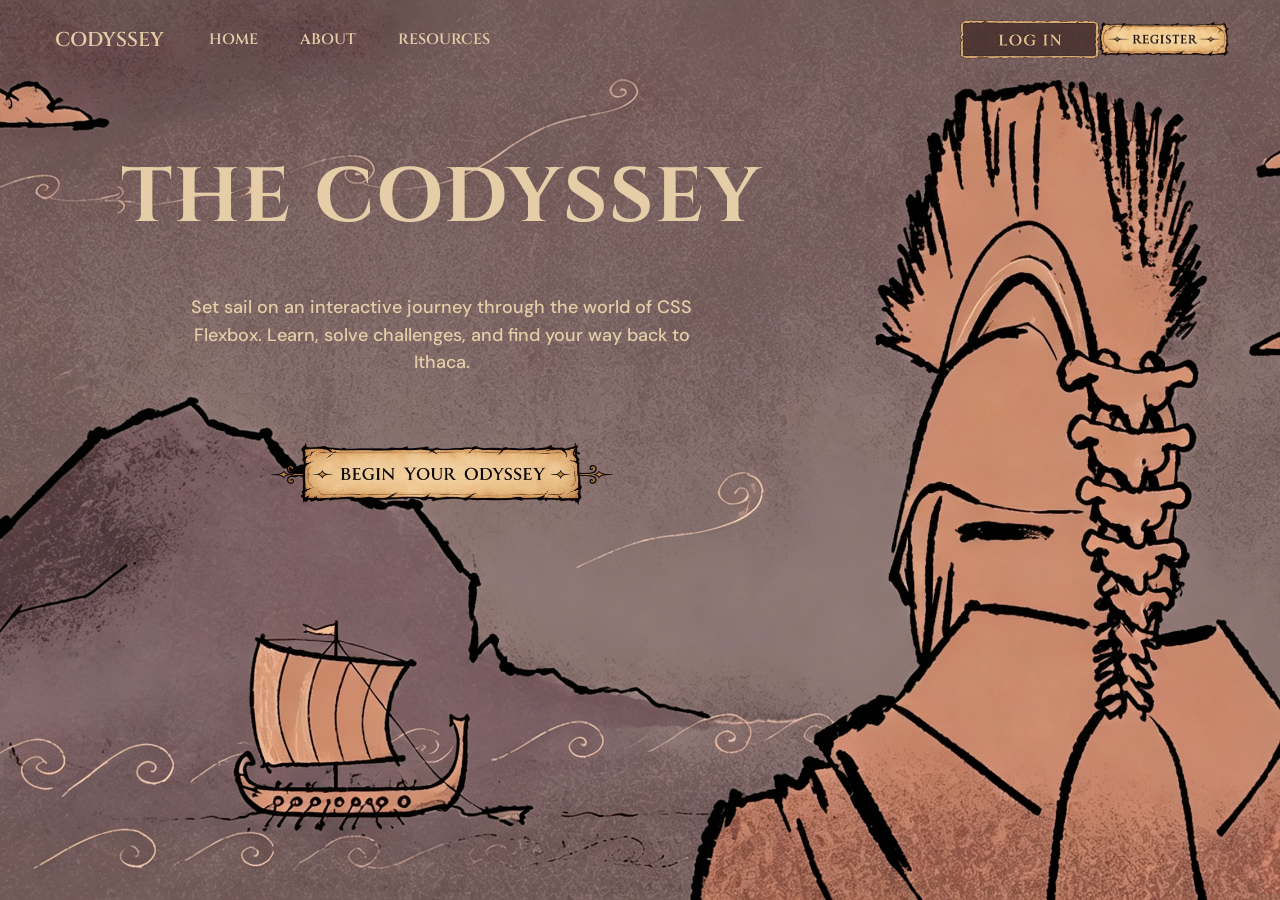
<file: index.html>
<!DOCTYPE html>
<html lang="en">
<head>
    <meta charset="UTF-8">
    <meta name="viewport" content="width=device-width, initial-scale=1.0">

    <title>The Codyssey</title>

    <!-- Google Font -->
    <link rel="preconnect" href="https://fonts.googleapis.com">
    <link rel="preconnect" href="https://fonts.gstatic.com" crossorigin>
    <link href="https://fonts.googleapis.com/css2?family=Cinzel:wght@500;600;700&family=DM+Sans:wght@400;500;600&display=swap" rel="stylesheet">

    <link rel="stylesheet" href="hero.css">
</head>

<body>

    <main class="hero">

        <!-- NAVIGATION -->
        <nav class="navbar">

            <a href="#" class="logo">
                CODYSSEY
            </a>

            <div class="nav-links">
                <a href="index.html">HOME</a>
                <a href="about_us.html">ABOUT</a>
                <a href="resources.html">RESOURCES</a>
            </div>

            <div class="auth-buttons">

                <!-- LOGIN - CSS BUTTON -->
                  <a href="register.html" class="login-btn">
                    <img src="images/login.png" alt="Log in">
                </a>


                <!-- REGISTER - PNG -->
                <a href="register.html" class="register-btn">
                    <img src="images/register.png" alt="Register">
                </a>

            </div>

        </nav>


        <!-- HERO CONTENT -->
        <section class="hero-content">

            <h1>THE CODYSSEY</h1>

            <p>
                Set sail on an interactive journey through the world
                of CSS Flexbox. Learn, solve challenges, and find
                your way back to Ithaca.
            </p>

            <!-- MAIN CTA - PNG -->
            <a href="#" class="begin-btn">
                <img src="images/begin-odyssey.png" alt="Begin Your Odyssey">
            </a>

        </section>

    </main>

</body>
</html>
</file>
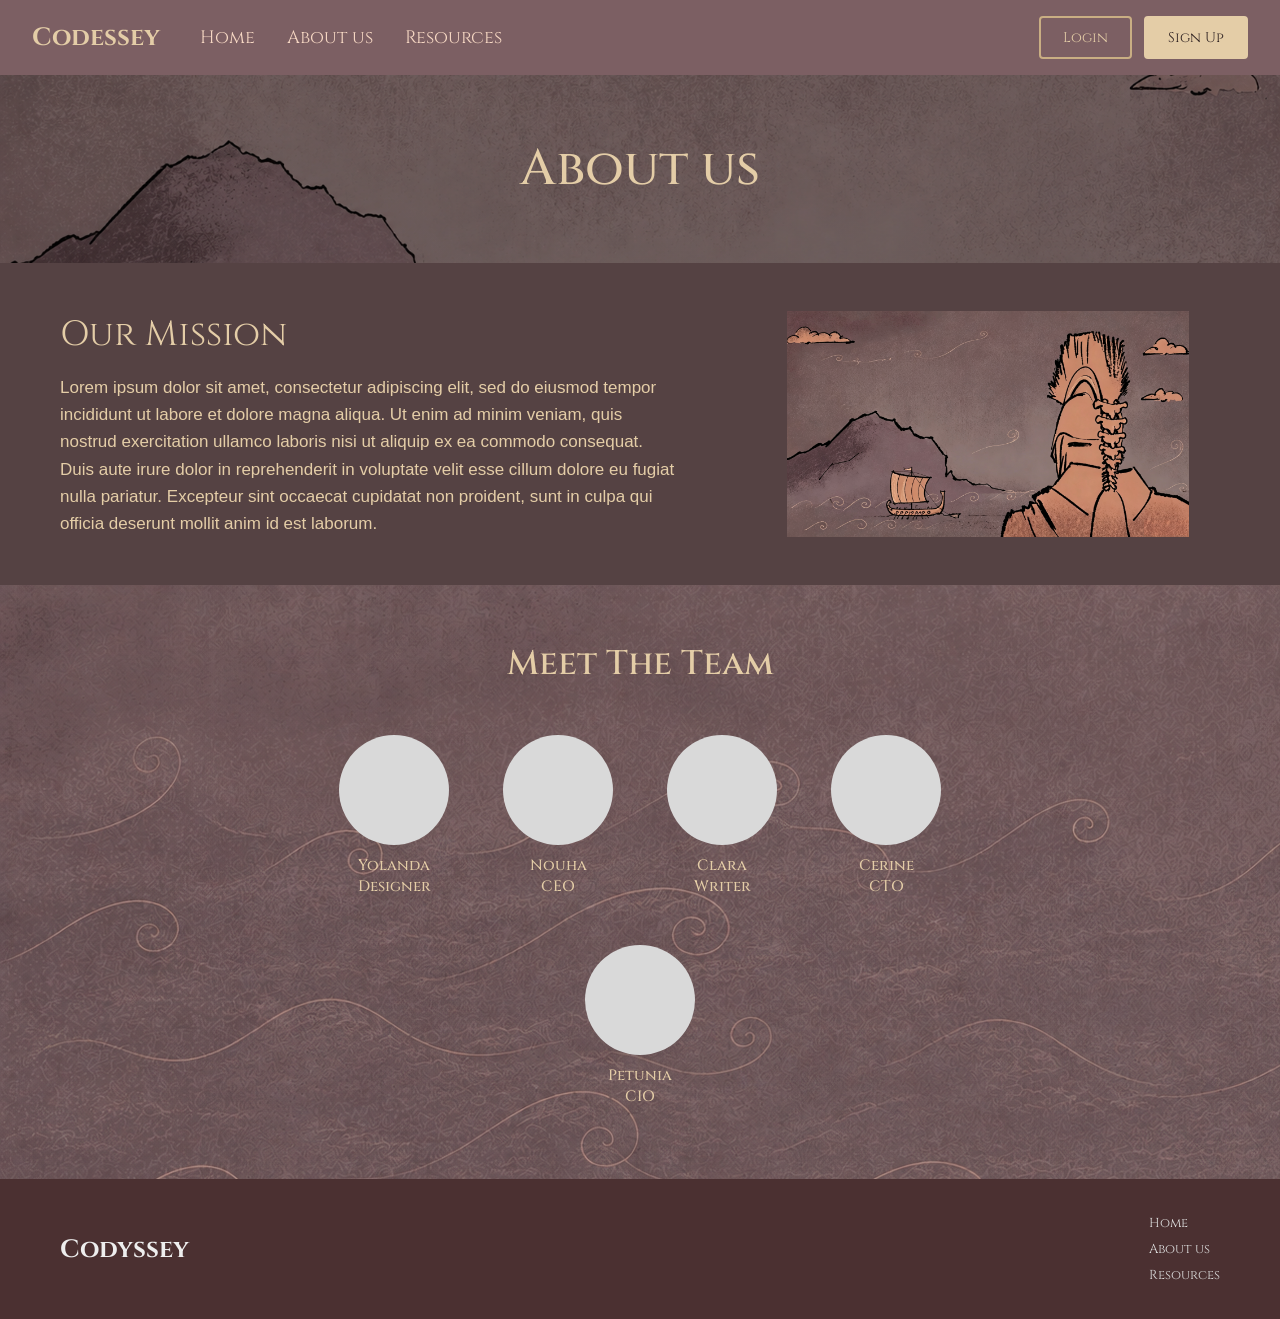
<file: about_us.html>
<!DOCTYPE html>
<html lang="en">

<head>
  <link rel="preconnect" href="https://fonts.googleapis.com">
  <link rel="preconnect" href="https://fonts.gstatic.com" crossorigin>
  <link href="https://fonts.googleapis.com/css2?family=Cinzel:wght@400;500;600;700&display=swap" rel="stylesheet">
  <meta charset="UTF-8">
  <meta name="viewport" content="width=device-width, initial-scale=1.0">
  <title>About Us</title>
  <link rel="stylesheet" href="style_about.css">
</head>

<body>

  <!-- Nav -->
<header class="navbar">
  <div class="nav-group">
    <div class="nav-left">
      <span class="logo-text">Codessey</span>
    </div>
    <nav class="nav-links">
      <a href="index.html">Home</a>
      <a href="#about_us.html">About us</a>
      <a href="resources.html">Resources</a>
    </nav>
  </div>

  <div class="nav-buttons">
    <a href="register.html"> 
    <button class="btn login-btn">Login</button>
      </a>
    <button class="btn sign-btn">Sign Up</button>
  </div>
</header>

  <!-- Hero -->
  <section class="hero">
    <h1>About us</h1>
  </section>

  <!-- Our Mission -->
  <section class="mission">
    <div class="mission-text">
      <h2>Our Mission</h2>
      <p>
        Lorem ipsum dolor sit amet, consectetur adipiscing elit, sed do
        eiusmod tempor incididunt ut labore et dolore magna aliqua. Ut
        enim ad minim veniam, quis nostrud exercitation ullamco laboris nisi
        ut aliquip ex ea commodo consequat. Duis aute irure dolor in
        reprehenderit in voluptate velit esse cillum dolore eu fugiat nulla
        pariatur. Excepteur sint occaecat cupidatat non proident, sunt in
        culpa qui officia deserunt mollit anim id est laborum.
      </p>
    </div>
    <div class="mission-image" aria-hidden="true"></div>
  </section>

  <!-- Meet The Team -->
  <section class="team">
    <h2>Meet The Team</h2>
    <div class="team-grid">
      <a href="yolanda.html" class="member">
        <span class="member-photo"></span>
        <span class="member-info">Yolanda<br>Designer</span>
      </a>
      <a href="Nouha_personal.html" class="member">
        <span class="member-photo"></span>
        <span class="member-info">Nouha<br>CEO</span>
      </a>
      <a href="clara.html" class="member">
        <span class="member-photo"></span>
        <span class="member-info">Clara<br>Writer</span>
      </a>
      <a href="Cerine_personal.html" class="member">
        <span class="member-photo"></span>
        <span class="member-info">Cerine<br>CTO</span>
      </a>
      <a href="lanxi2.html" class="member">
        <span class="member-photo"></span>
        <span class="member-info">Petunia<br>CIO</span>
      </a>
    </div>
  </section>

  <!-- Footer -->
  <footer class="footer">
    <div class="footer-left">
      <span class="logo-text">Codyssey</span>
    </div>
    <div class="footer-links">
      <a href="index.html">Home</a>
      <a href="about_us.html">About us</a>
      <a href="resources.html">Resources</a>
    </div>
  </footer>

</body>

</html>
</file>
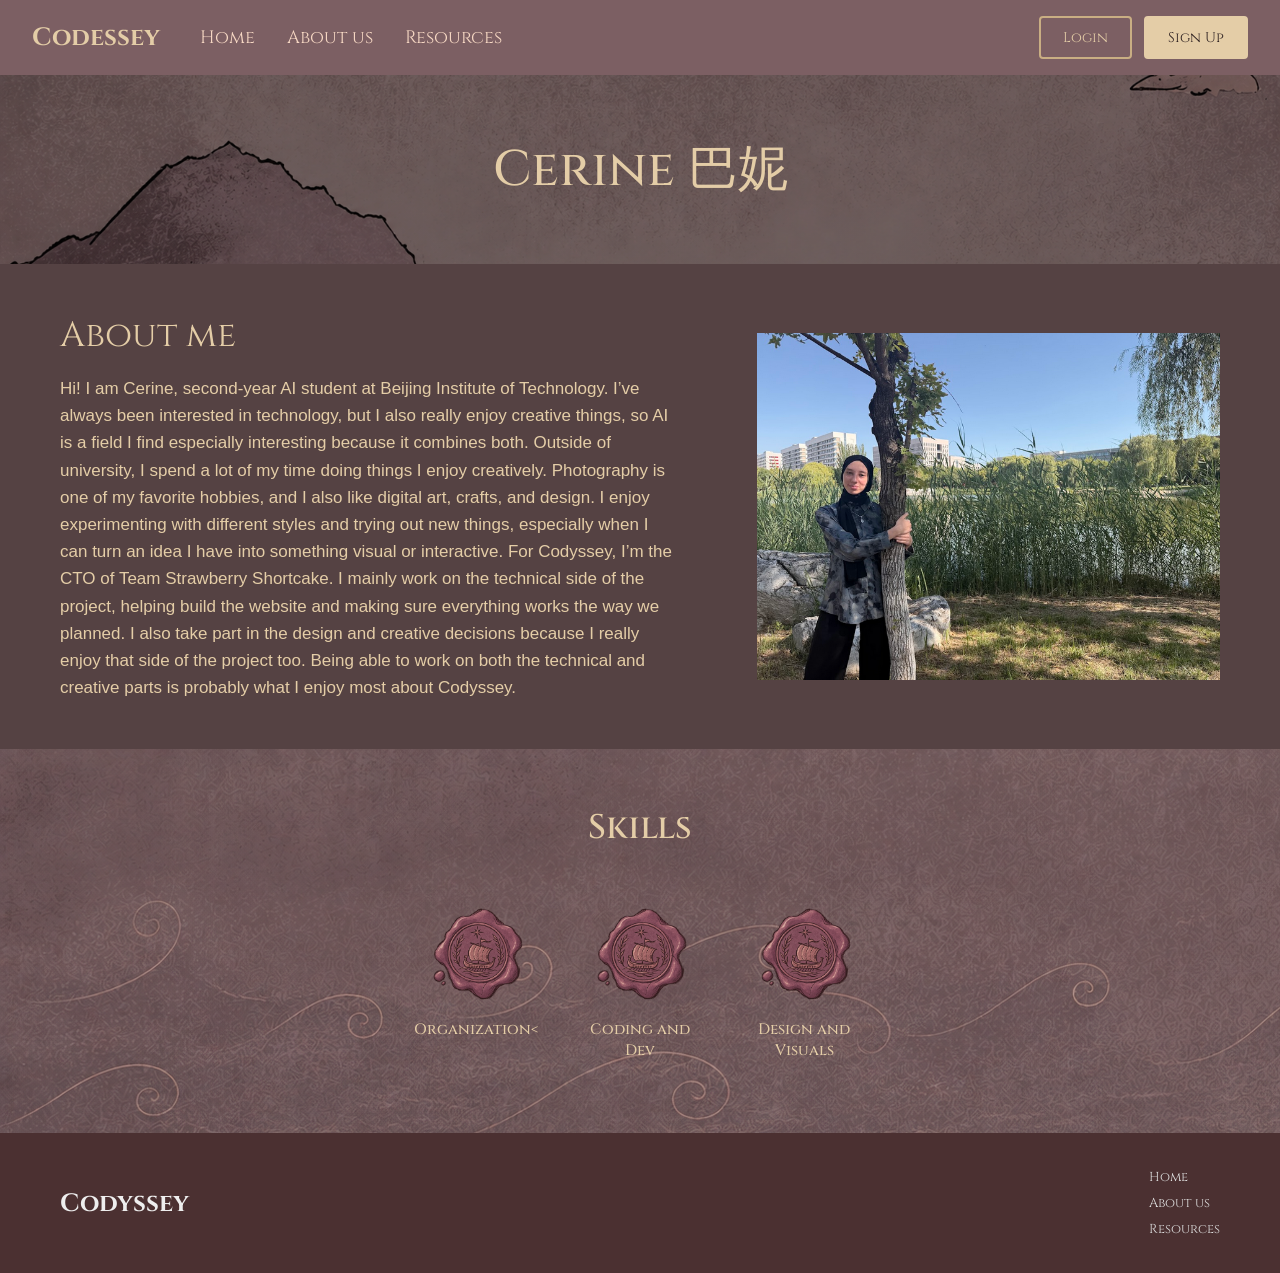
<file: Cerine_personal.html>
<!DOCTYPE html>
<html lang="en">

<head>
  <link rel="preconnect" href="https://fonts.googleapis.com">
  <link rel="preconnect" href="https://fonts.gstatic.com" crossorigin>
  <link href="https://fonts.googleapis.com/css2?family=Cinzel:wght@400;500;600;700&display=swap" rel="stylesheet">
  <meta charset="UTF-8">
  <meta name="viewport" content="width=device-width, initial-scale=1.0">
  <title>About Us</title>
  <link rel="stylesheet" href="style_about.css">
</head>

<body>

  <!-- Nav -->
<header class="navbar">
  <div class="nav-group">
    <div class="nav-left">
      <span class="logo-text">Codessey</span>
    </div>
    <nav class="nav-links">
      <a href="index.html">Home</a>
      <a href="about_us.html">About us</a>
      <a href="resources.html">Resources</a>
    </nav>
  </div>

  <div class="nav-buttons">
    <button class="btn login-btn">Login</button>
    <button class="btn sign-btn">Sign Up</button>
  </div>
</header>

  <!-- Hero -->
  <section class="hero">
    <h1>Cerine 巴妮</h1>
  </section>

  <!-- Our Mission -->
  <section class="mission">
    <div class="mission-text">
      <h2>About me</h2>
      <p>
        Hi! I am Cerine, second-year AI student at Beijing Institute of Technology. I’ve always been interested in technology, but I also really enjoy creative things, so AI is a field I find especially interesting because it combines both.

Outside of university, I spend a lot of my time doing things I enjoy creatively. Photography is one of my favorite hobbies, and I also like digital art, crafts, and design. I enjoy experimenting with different styles and trying out new things, especially when I can turn an idea I have into something visual or interactive.

For Codyssey, I’m the CTO of Team Strawberry Shortcake. I mainly work on the technical side of the project, helping build the website and making sure everything works the way we planned. I also take part in the design and creative decisions because I really enjoy that side of the project too. Being able to work on both the technical and creative parts is probably what I enjoy most about Codyssey.

      </p>
    </div>
    <div class="about-image2" aria-hidden="true"></div>
  </section>

  <!-- Meet The Team -->
  <section class="team">
    <h2>Skills</h2>
    <div class="team-grid">
      <a href="#" class="member">
        <span class="Skill-photo"></span>
        <span class="member-info">Organization<</span>
      </a>
      <a href="#" class="member">
        <span class="Skill-photo"></span>
        <span class="member-info">Coding and Dev</span>
      </a>
      <a href="#" class="member">
        <span class="Skill-photo"></span>
        <span class="member-info">Design and Visuals</span>
      </a>


    </div>
  </section>

  <!-- Footer -->
  <footer class="footer">
    <div class="footer-left">
      <span class="logo-text">Codyssey</span>
    </div>
    <div class="footer-links">
      <a href="#">Home</a>
      <a href="#">About us</a>
      <a href="#">Resources</a>
    </div>
  </footer>

</body>

</html>
</file>
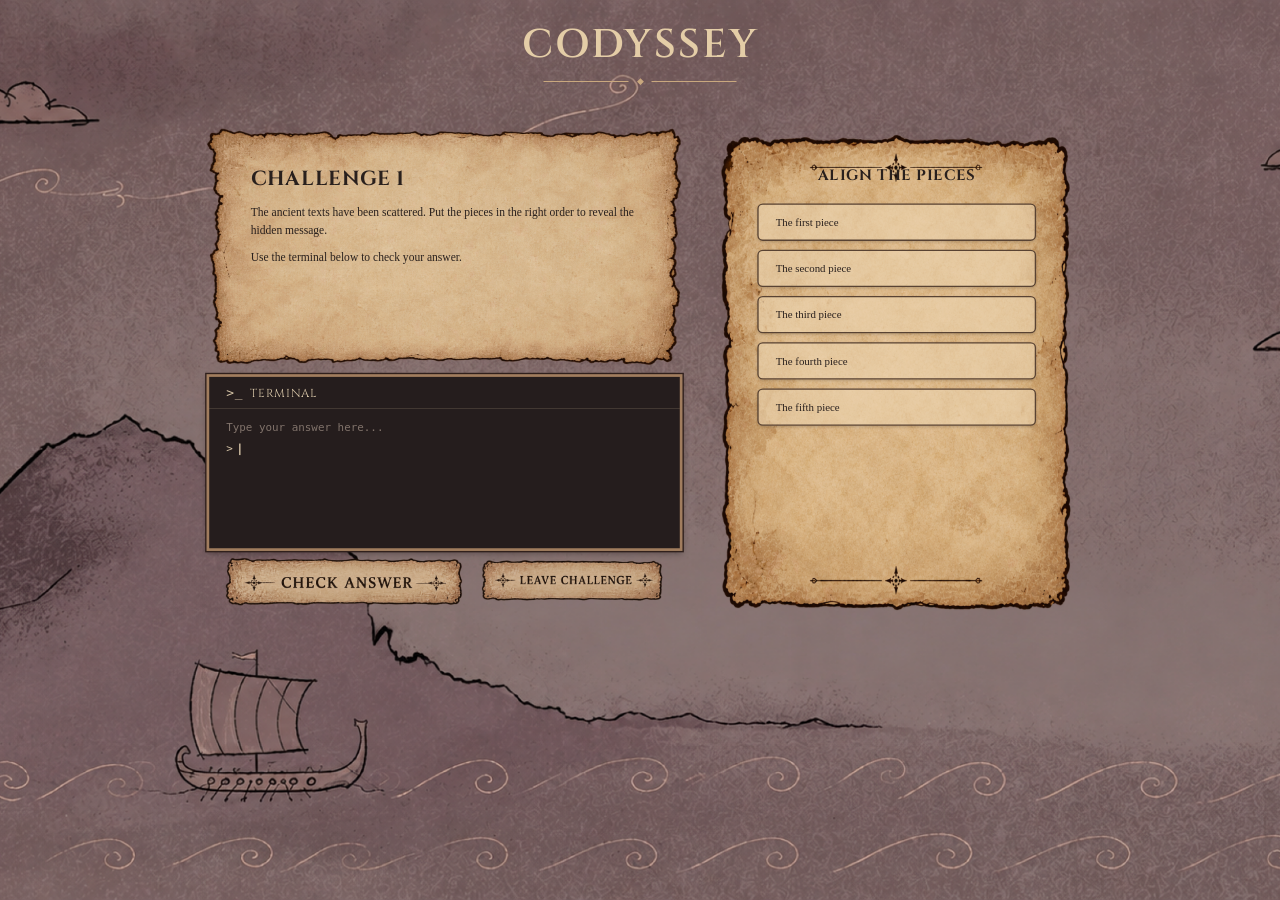
<file: challenge.html>
<!DOCTYPE html>
<html lang="en">

<head>
    <meta charset="UTF-8">
    <meta name="viewport" content="width=device-width, initial-scale=1.0">

    <title>The Codyssey - Challenge</title>

    <link rel="preconnect" href="https://fonts.googleapis.com">
    <link rel="preconnect" href="https://fonts.gstatic.com" crossorigin>

    <link
        href="https://fonts.googleapis.com/css2?family=Cinzel:wght@500;600;700&family=DM+Sans:wght@400;500;600&display=swap"
        rel="stylesheet"
    >

    <link rel="stylesheet" href="challenge.css">
</head>

<body>

    <main class="challenge-page">

        <!-- LOGO -->

        <header class="challenge-header">

            <div class="logo">
                CODYSSEY
            </div>

            <div class="logo-decoration">
                <span></span>
                <span class="diamond">◆</span>
                <span></span>
            </div>

        </header>


        <!-- EVERYTHING BELOW THE LOGO -->

        <div class="challenge-content">

            <section class="challenge-layout">

                <!-- LEFT SIDE -->

                <div class="challenge-left">

                    <!-- QUESTION PAPER -->

                    <div class="question-box">

                        <img
                            src="images/challenge-paper.png"
                            alt=""
                            class="question-paper"
                        >

                        <div class="question-content">

                            <h1>CHALLENGE 1</h1>

                            <p>
                                The ancient texts have been scattered.
                                Put the pieces in the right order to reveal
                                the hidden message.
                            </p>

                            <p>
                                Use the terminal below to check your answer.
                            </p>

                        </div>

                    </div>


                    <!-- TERMINAL -->

                    <div class="terminal">

                        <div class="terminal-header">

                            <span>&gt;_</span>

                            TERMINAL

                        </div>

                        <div class="terminal-body">

                            <p class="terminal-placeholder">
                                Type your answer here...
                            </p>

                            <p class="terminal-line">
                                &gt;
                                <span class="terminal-cursor"></span>
                            </p>

                        </div>

                    </div>

                </div>


                <!-- RIGHT SIDE -->

                <div class="challenge-right">

                    <div class="alignment-box">

                        <img
                            src="images/align-paper.png"
                            alt=""
                            class="alignment-paper"
                        >

                        <div class="alignment-content">

                            <h2>ALIGN THE PIECES</h2>

                            <div class="pieces">

                                <div class="piece">
                                    The first piece
                                </div>

                                <div class="piece">
                                    The second piece
                                </div>

                                <div class="piece">
                                    The third piece
                                </div>

                                <div class="piece">
                                    The fourth piece
                                </div>

                                <div class="piece">
                                    The fifth piece
                                </div>

                            </div>

                        </div>

                    </div>

                </div>

            </section>


            <!-- BUTTONS -->

            <div class="challenge-buttons">

                <a href="ithaca.html" class="check-answer">

                    <img
                        src="images/check-answer.png"
                        alt="Check Answer"
                    >

                </a>

                <a href="lesson.html" class="leave-challenge">

                    <img
                        src="images/leave-challenge.png"
                        alt="Leave Challenge"
                    >

                </a>

            </div>

        </div>

    </main>

</body>

</html>
</file>
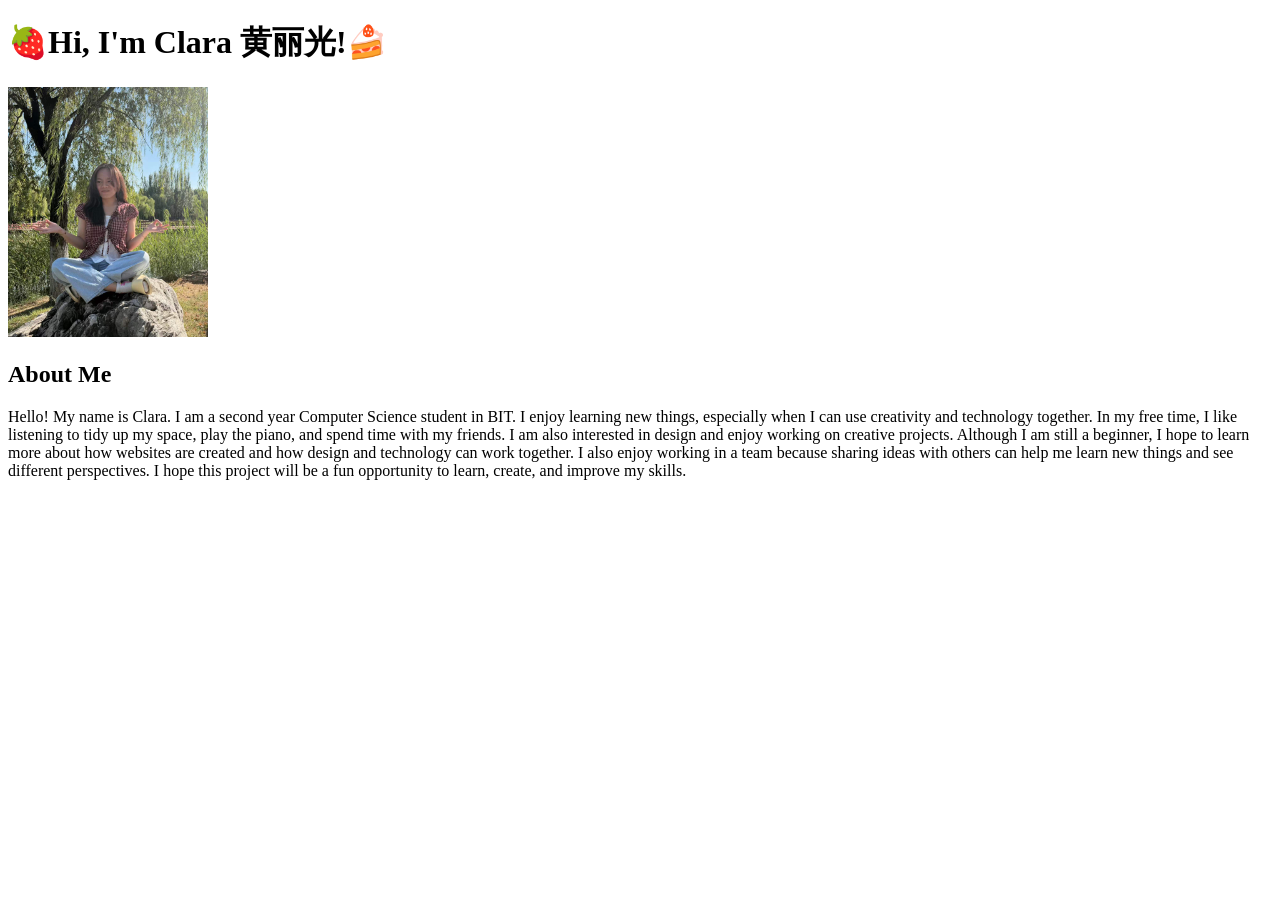
<file: clara.html>
<!DOCTYPE html>
<html>

<head>
    <title>My Personal Page</title>
</head>

<body>

    <h1>🍓Hi, I'm Clara 黄丽光!🍰</h1>

    <img src="images/clara photo.jpg" alt="Clara's Photo" width="200">

    <h2>About Me</h2>

    <p>
        Hello! My name is Clara. I am a second year Computer Science 
        student in BIT. I enjoy learning new things, especially when 
        I can use creativity and technology together.

        In my free time, I like listening to tidy up my space, 
        play the piano, and spend time with my friends. I am also 
        interested in design and enjoy working on creative projects.

        Although I am still a beginner, I hope to learn more about
        how websites are created and how design and technology can
        work together.

        I also enjoy working in a team because sharing ideas with
        others can help me learn new things and see different
        perspectives. I hope this project will be a fun opportunity
        to learn, create, and improve my skills.
    </p>

</body>

</html>
</file>
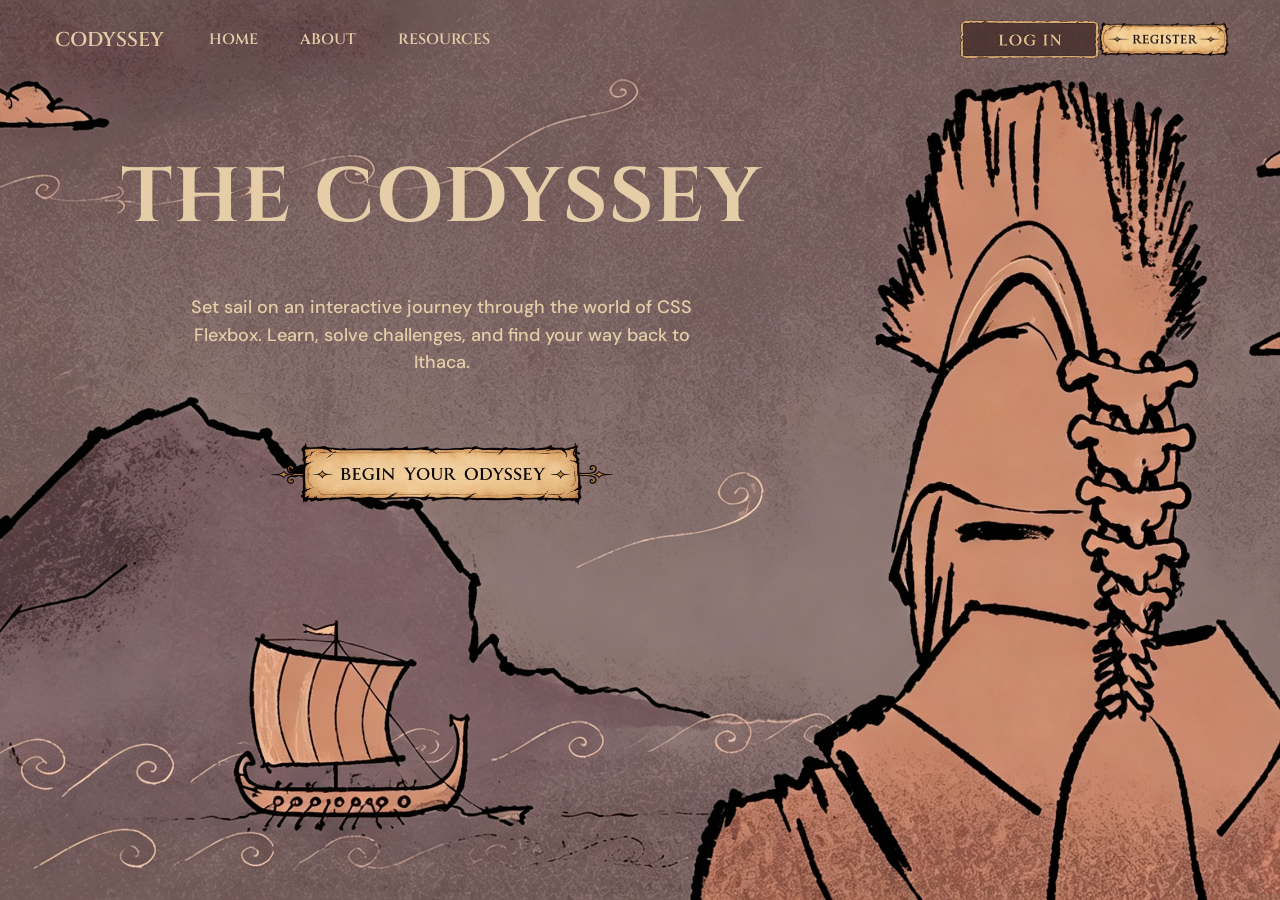
<file: hero.html>
<!DOCTYPE html>
<html lang="en">
<head>
    <meta charset="UTF-8">
    <meta name="viewport" content="width=device-width, initial-scale=1.0">

    <title>The Codyssey</title>

    <!-- Google Font -->
    <link rel="preconnect" href="https://fonts.googleapis.com">
    <link rel="preconnect" href="https://fonts.gstatic.com" crossorigin>
    <link href="https://fonts.googleapis.com/css2?family=Cinzel:wght@500;600;700&family=DM+Sans:wght@400;500;600&display=swap" rel="stylesheet">

    <link rel="stylesheet" href="hero.css">
</head>

<body>

    <main class="hero">

        <!-- NAVIGATION -->
        <nav class="navbar">

            <a href="#" class="logo">
                CODYSSEY
            </a>

            <div class="nav-links">
                <a href="#">HOME</a>
                <a href="#">ABOUT</a>
                <a href="#">RESOURCES</a>
            </div>

            <div class="auth-buttons">

                <!-- LOGIN - CSS BUTTON -->
                  <a href="#" class="login-btn">
                    <img src="images/login.png" alt="Log in">
                </a>


                <!-- REGISTER - PNG -->
                <a href="#" class="register-btn">
                    <img src="images/register.png" alt="Register">
                </a>

            </div>

        </nav>


        <!-- HERO CONTENT -->
        <section class="hero-content">

            <h1>THE CODYSSEY</h1>

            <p>
                Set sail on an interactive journey through the world
                of CSS Flexbox. Learn, solve challenges, and find
                your way back to Ithaca.
            </p>

            <!-- MAIN CTA - PNG -->
            <a href="#" class="begin-btn">
                <img src="images/begin-odyssey.png" alt="Begin Your Odyssey">
            </a>

        </section>

    </main>

</body>
</html>
</file>
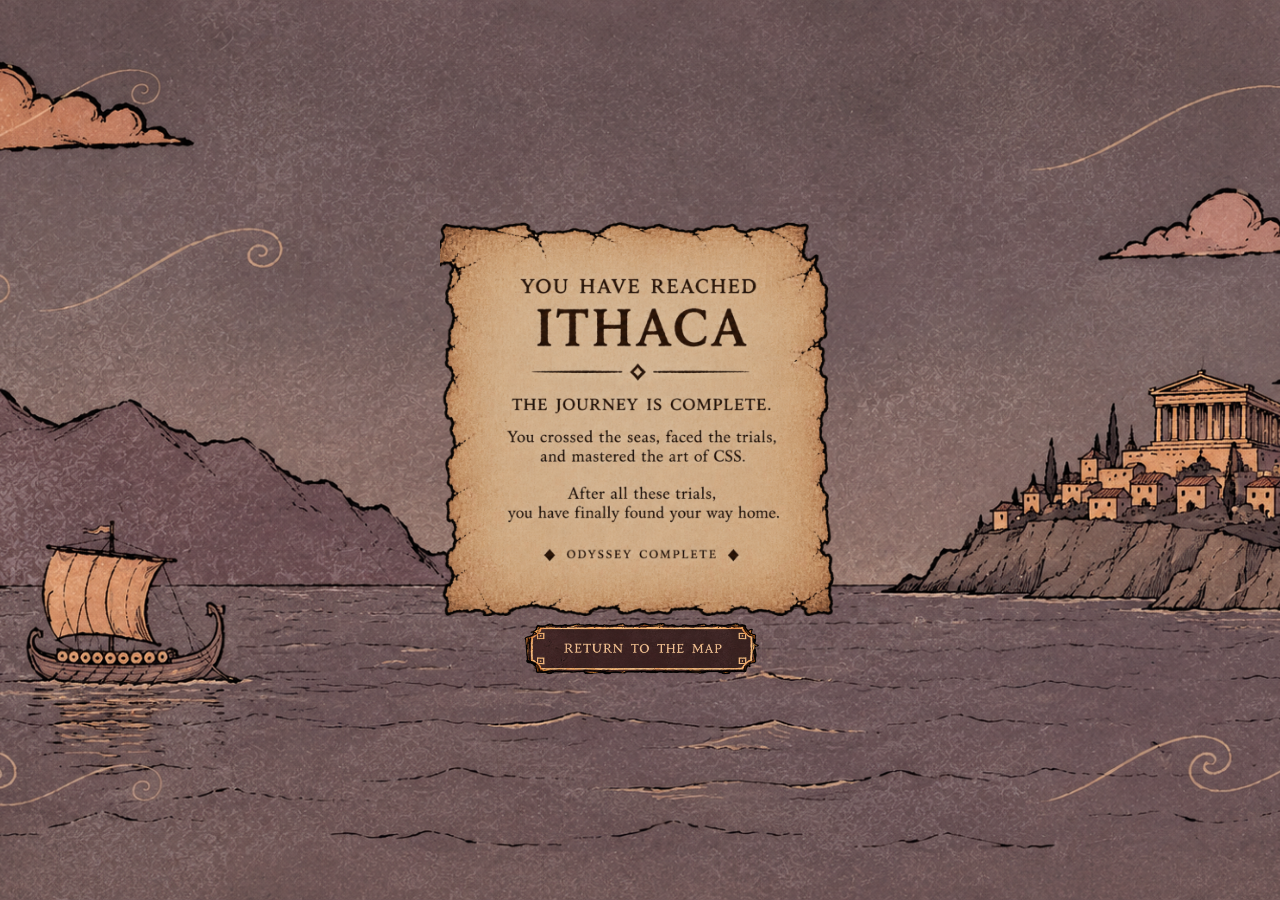
<file: ithaca.html>
<!DOCTYPE html>
<html lang="en">
<head>
    <meta charset="UTF-8">
    <meta name="viewport" content="width=device-width, initial-scale=1.0">

    <title>Ithaca — Odyssey Complete</title>

    <link rel="stylesheet" href="ithaca.css">
</head>

<body>

    <main class="ithaca-page">

        <!-- Parchment -->
        <img
            src="images/ithaca-paper.png"
            alt="Odyssey completed parchment"
            class="ithaca-paper"
        >

        <!-- Return to map button -->
        <button class="map-button" onclick="returnToMap()">
            <img
                src="images/return-to-map.png"
                alt="Return to the map"
            >
        </button>

    </main>

    <!-- <script>
        function returnToMap() {
            window.location.href = "map.html";
        }
    </script>-->

</body>
</html>
</file>
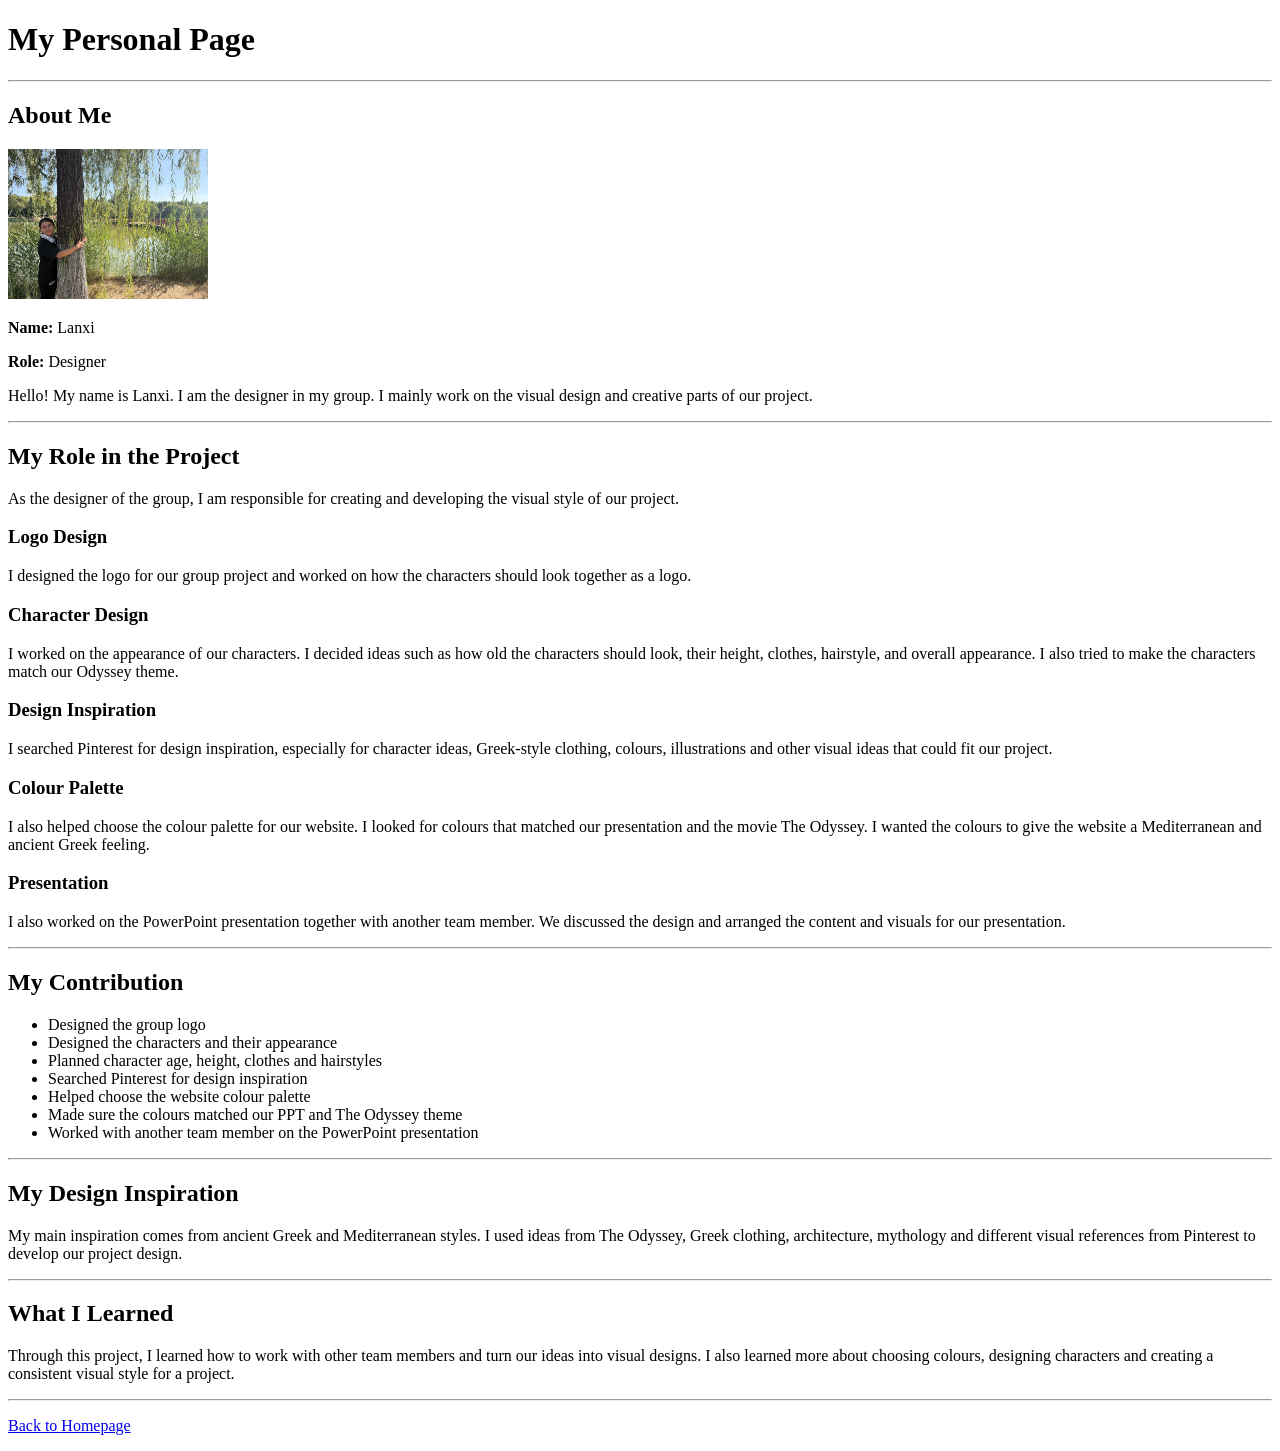
<file: lanxi2.html>
<!DOCTYPE html>
<html>
<head>
    <title>Lanxi - Personal Page</title>
</head>

<body>

    <h1>My Personal Page</h1>

    <hr>

    <h2>About Me</h2>
    <img src="images/petu.png" alt="Clara's Photo" width="200">

    <p><strong>Name:</strong> Lanxi</p >

    <p><strong>Role:</strong> Designer</p >

    <p>
        Hello! My name is Lanxi. I am the designer in my group.
        I mainly work on the visual design and creative parts of our project.
    </p >

    <hr>

    <h2>My Role in the Project</h2>

    <p>
        As the designer of the group, I am responsible for creating
        and developing the visual style of our project.
    </p >

    <h3>Logo Design</h3>

    <p>
        I designed the logo for our group project and worked on how
        the characters should look together as a logo.
    </p >

    <h3>Character Design</h3>

    <p>
        I worked on the appearance of our characters. I decided ideas
        such as how old the characters should look, their height,
        clothes, hairstyle, and overall appearance. I also tried to
        make the characters match our Odyssey theme.
    </p >

    <h3>Design Inspiration</h3>

    <p>
        I searched Pinterest for design inspiration, especially for
        character ideas, Greek-style clothing, colours, illustrations
        and other visual ideas that could fit our project.
    </p >

    <h3>Colour Palette</h3>

    <p>
        I also helped choose the colour palette for our website.
        I looked for colours that matched our presentation and the
        movie The Odyssey. I wanted the colours to give the website
        a Mediterranean and ancient Greek feeling.
    </p >

    <h3>Presentation</h3>

    <p>
        I also worked on the PowerPoint presentation together with
        another team member. We discussed the design and arranged
        the content and visuals for our presentation.
    </p >

    <hr>

    <h2>My Contribution</h2>

    <ul>
        <li>Designed the group logo</li>
        <li>Designed the characters and their appearance</li>
        <li>Planned character age, height, clothes and hairstyles</li>
        <li>Searched Pinterest for design inspiration</li>
        <li>Helped choose the website colour palette</li>
        <li>Made sure the colours matched our PPT and The Odyssey theme</li>
        <li>Worked with another team member on the PowerPoint presentation</li>
    </ul>

    <hr>

    <h2>My Design Inspiration</h2>

    <p>
        My main inspiration comes from ancient Greek and Mediterranean
        styles. I used ideas from The Odyssey, Greek clothing,
        architecture, mythology and different visual references from
        Pinterest to develop our project design.
    </p >

    <hr>

    <h2>What I Learned</h2>

    <p>
        Through this project, I learned how to work with other team
        members and turn our ideas into visual designs. I also learned
        more about choosing colours, designing characters and creating
        a consistent visual style for a project.
    </p >

    <hr>

    <p>
        <a href=" ">Back to Homepage</a >
    </p >

</body>
</html>
</file>
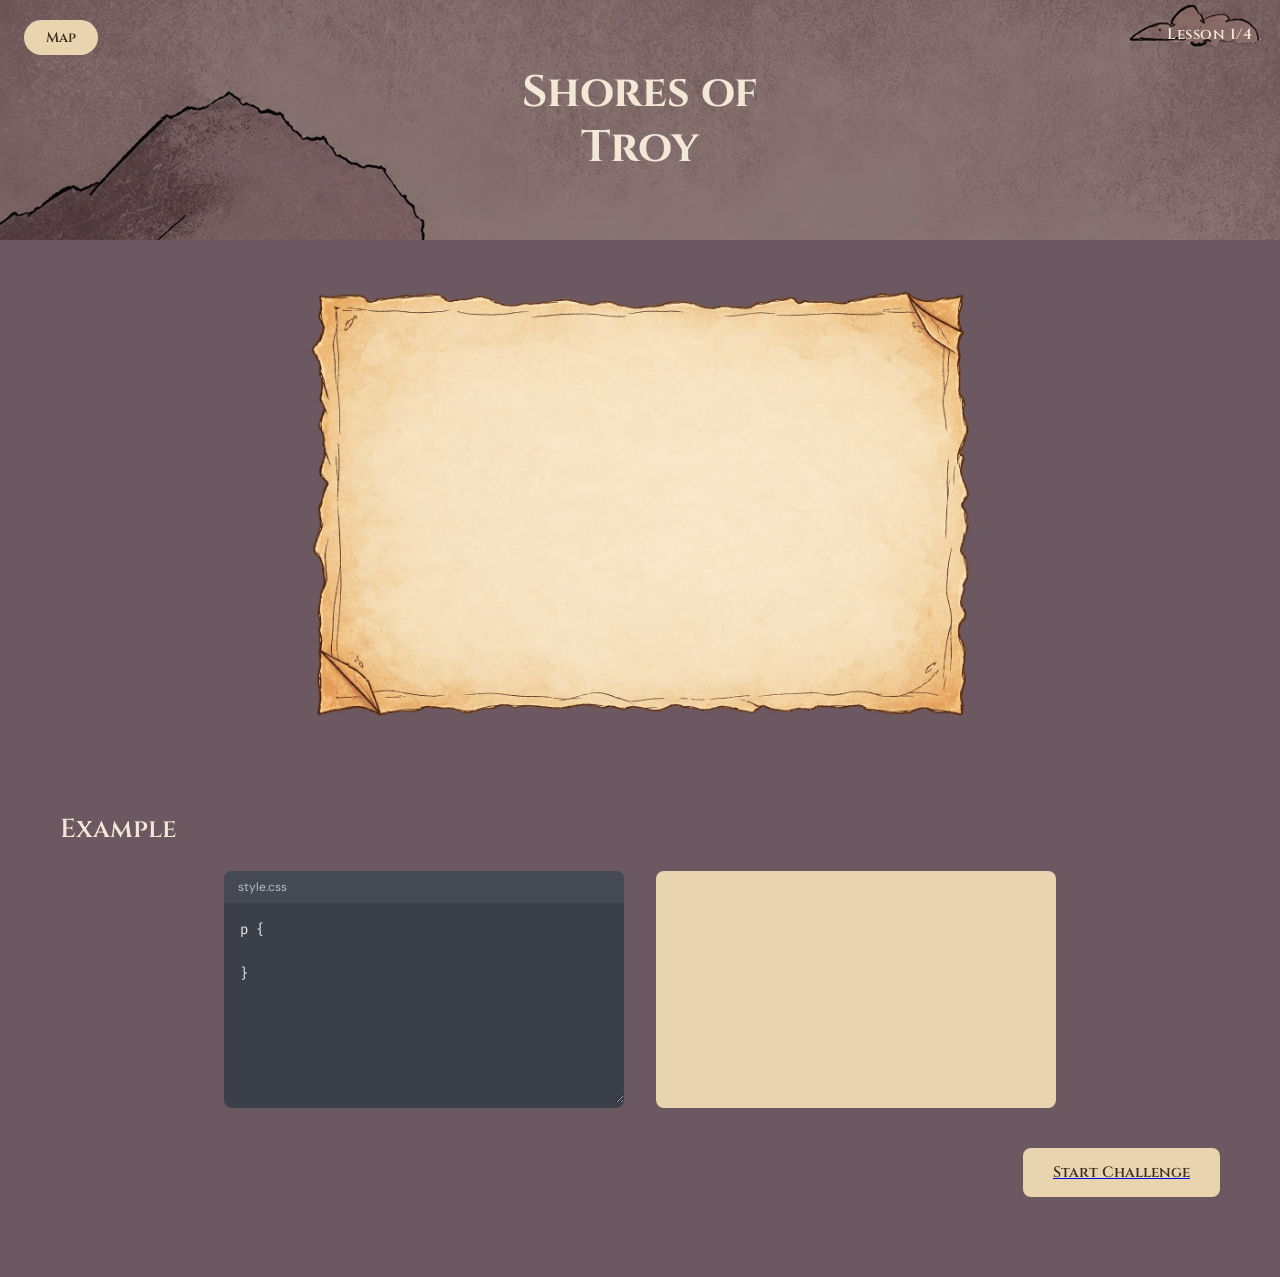
<file: lesson.html>
<!DOCTYPE html>
<html lang="en">
<head>
  <meta charset="UTF-8">
  <meta name="viewport" content="width=device-width, initial-scale=1.0">
  <title>The Codyssey - Shores of Troy</title>

  <link rel="preconnect" href="https://fonts.googleapis.com">
  <link rel="preconnect" href="https://fonts.gstatic.com" crossorigin>
  <link href="https://fonts.googleapis.com/css2?family=Cinzel:wght@400;500;600;700&family=DM+Sans:wght@400;500;600&family=Fira+Code:wght@400;500&display=swap" rel="stylesheet">

  <link rel="stylesheet" href="lesson.css">
</head>
<body>

  <div class="lesson-page">

    <!-- Hero -->
    <header class="hero">
      <button class="map-btn">Map</button>
      <span class="lesson-count">Lesson 1/4</span>
      <h1 class="hero-title">Shores of<br>Troy</h1>
    </header>

    <!-- Explanation card -->
    <section class="explanation">
      <img src="images/card.png" alt="Lesson card" class="explanation-img">
    </section>

    <!-- Example -->
    <section class="example">
      <h2 class="example-title">Example</h2>

      <div class="example-boxes">
        <div class="code-box">
          <div class="code-box-header">style.css</div>
          <textarea class="code-input" spellcheck="false">p {

}</textarea>
        </div>

        <div class="preview-box"></div>
      </div>

      <a href="challenge.html"><div class="start-btn-wrapper">
        <button class="start-btn">Start Challenge</button>
      </div>
        </a>
    </section>

  </div>

</body>
</html>
</file>
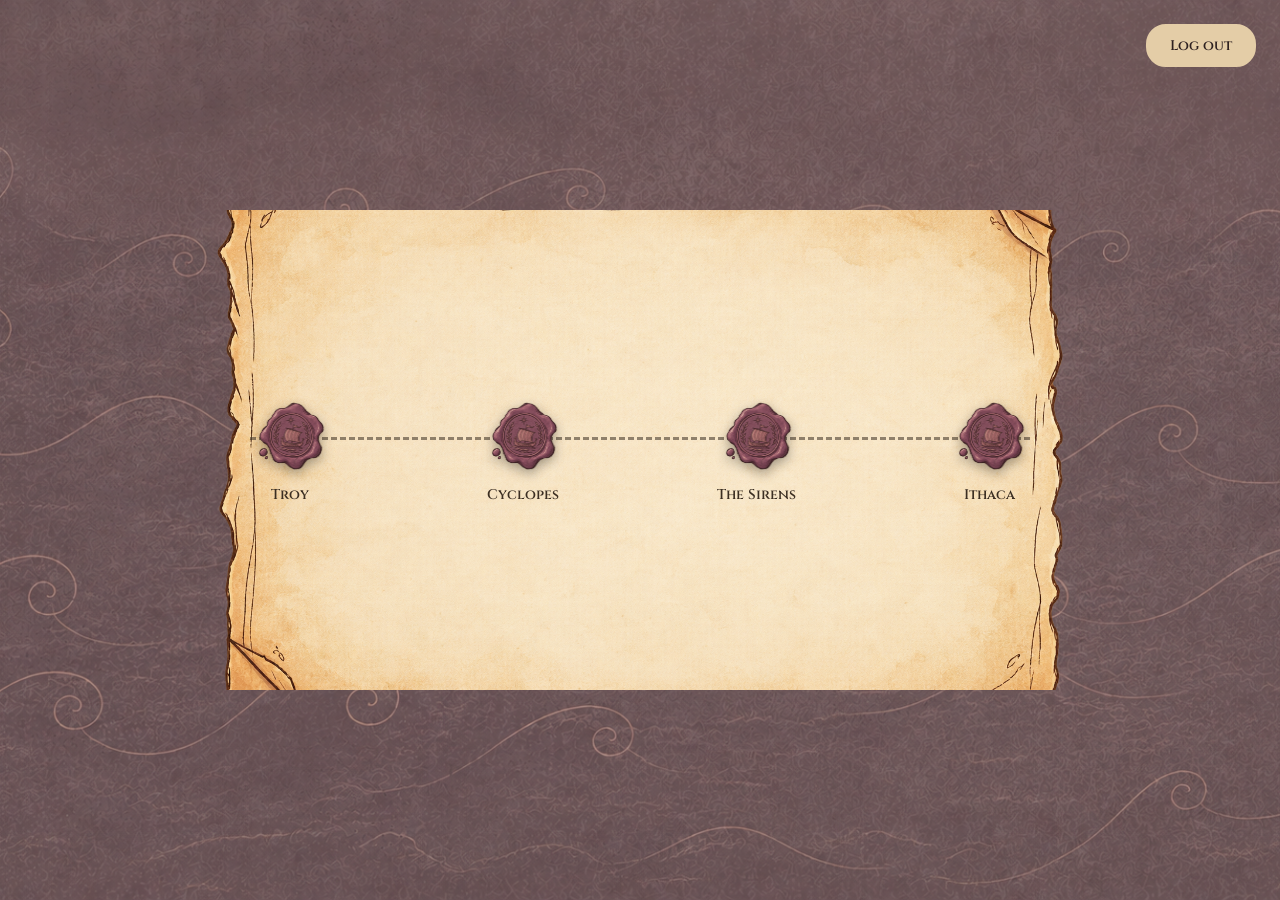
<file: map.html>
<!DOCTYPE html>
<html lang="en">
<head>
  <meta charset="UTF-8">
  <meta name="viewport" content="width=device-width, initial-scale=1.0">
  <title>The Codyssey - Map</title>

  <link rel="preconnect" href="https://fonts.googleapis.com">
  <link rel="preconnect" href="https://fonts.gstatic.com" crossorigin>
  <link href="https://fonts.googleapis.com/css2?family=Cinzel:wght@400;500;600;700&family=DM+Sans:wght@400;500;600&display=swap" rel="stylesheet">

  <link rel="stylesheet" href="map.css">
</head>
<body>

  <div class="page">
<a href="index.html"><button class="logout-btn">Log out</button></a>

    <div class="map-card">
      
      <div class="path">
        <div class="dashed-line"></div>

        <a href="lesson.html" class="stop">
          <img src="images/seal.png" alt="Troy" class="stop-seal">
          <span class="stop-label">Troy</span>
        </a>

        <a href="lesson.html" class="stop">
          <img src="images/seal.png" alt="Cyclopes" class="stop-seal">
          <span class="stop-label">Cyclopes</span>
        </a>

        <a href="lesson.html" class="stop">
          <img src="images/seal.png" alt="The Sirens" class="stop-seal">
          <span class="stop-label">The Sirens</span>
        </a>

        <a href="lesson.html" class="stop">
          <img src="images/seal.png" alt="Ithaca" class="stop-seal">
          <span class="stop-label">Ithaca</span>
        </a>
      </div>
    </div>

  </div>

</body>
</html>
</file>
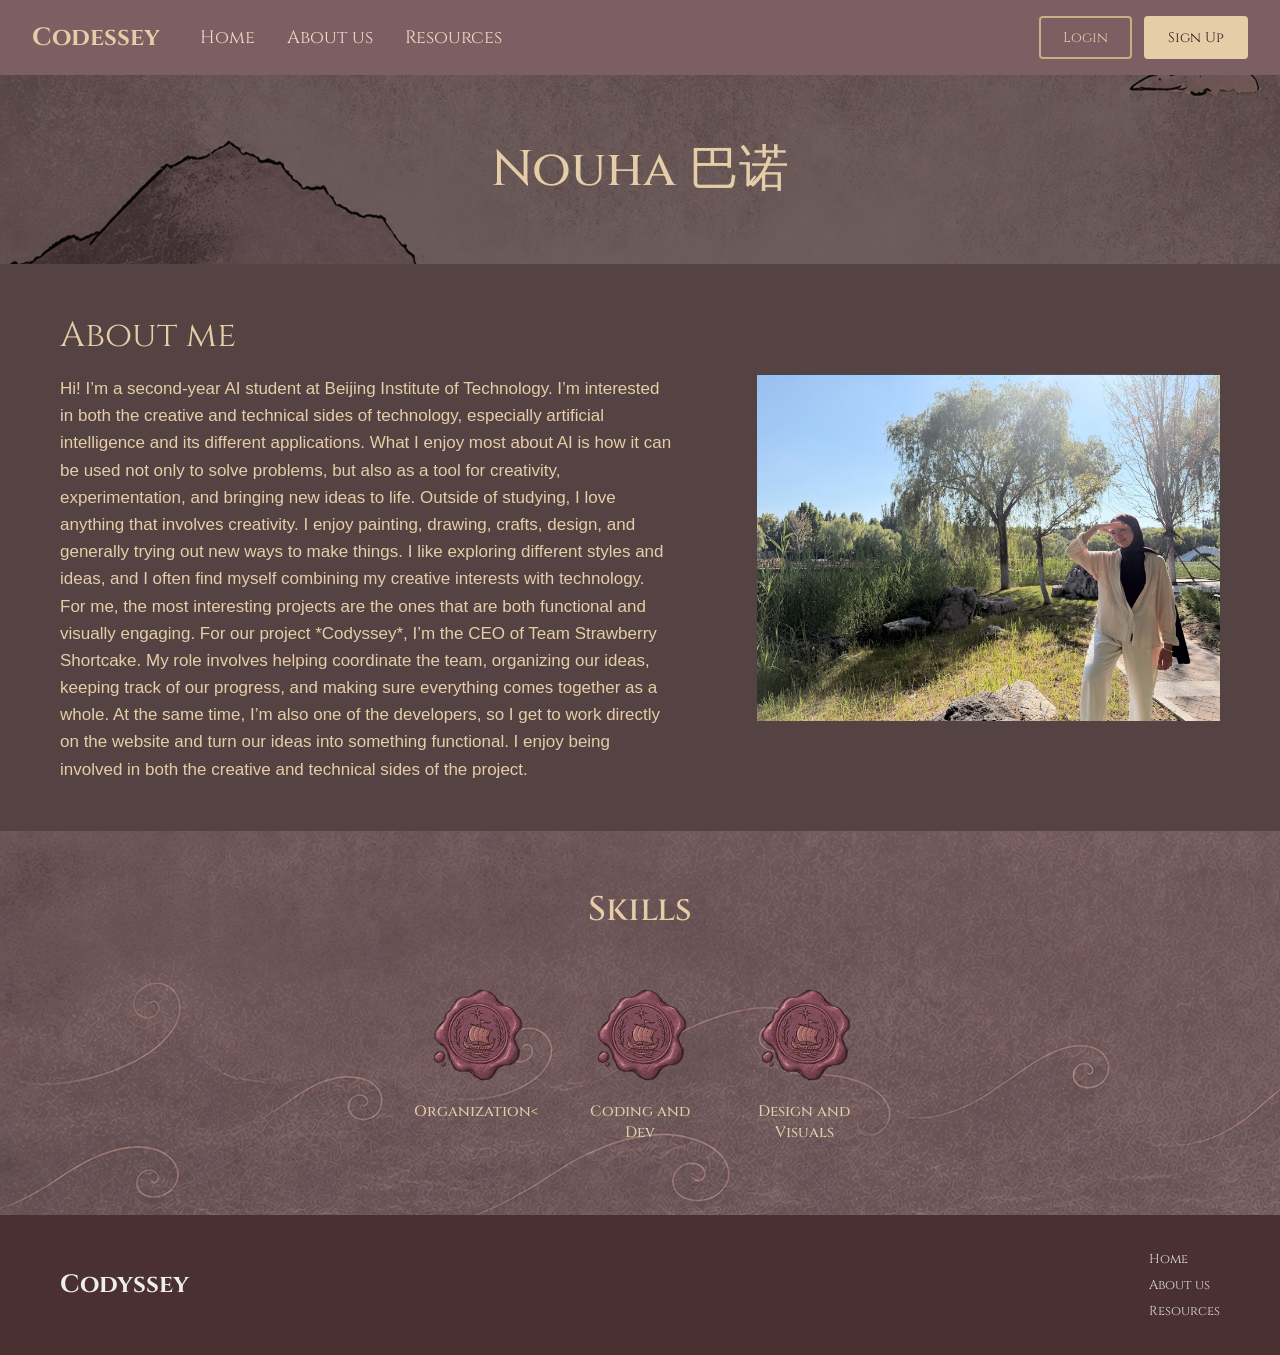
<file: Nouha_personal.html>
<!DOCTYPE html>
<html lang="en">

<head>
  <link rel="preconnect" href="https://fonts.googleapis.com">
  <link rel="preconnect" href="https://fonts.gstatic.com" crossorigin>
  <link href="https://fonts.googleapis.com/css2?family=Cinzel:wght@400;500;600;700&display=swap" rel="stylesheet">
  <meta charset="UTF-8">
  <meta name="viewport" content="width=device-width, initial-scale=1.0">
  <title>About Us</title>
  <link rel="stylesheet" href="style_about.css">
</head>

<body>

  <!-- Nav -->
<header class="navbar">
  <div class="nav-group">
    <div class="nav-left">
      <span class="logo-text">Codessey</span>
    </div>
    <nav class="nav-links">
      <a href="index.html">Home</a>
      <a href="about_us.html">About us</a>
      <a href="resources.html">Resources</a>
    </nav>
  </div>

  <div class="nav-buttons">
    <button class="btn login-btn">Login</button>
    <button class="btn sign-btn">Sign Up</button>
  </div>
</header>

  <!-- Hero -->
  <section class="hero">
    <h1>Nouha 巴诺</h1>
  </section>

  <!-- Our Mission -->
  <section class="mission">
    <div class="mission-text">
      <h2>About me</h2>
      <p>
        Hi! I’m a second-year AI student at Beijing Institute of Technology. I’m interested in both the creative and technical sides of technology, especially artificial intelligence and its different applications. What I enjoy most about AI is how it can be used not only to solve problems, but also as a tool for creativity, experimentation, and bringing new ideas to life.

Outside of studying, I love anything that involves creativity. I enjoy painting, drawing, crafts, design, and generally trying out new ways to make things. I like exploring different styles and ideas, and I often find myself combining my creative interests with technology. For me, the most interesting projects are the ones that are both functional and visually engaging.

For our project *Codyssey*, I’m the CEO of Team Strawberry Shortcake. My role involves helping coordinate the team, organizing our ideas, keeping track of our progress, and making sure everything comes together as a whole. At the same time, I’m also one of the developers, so I get to work directly on the website and turn our ideas into something functional. I enjoy being involved in both the creative and technical sides of the project.


      </p>
    </div>
    <div class="about-image" aria-hidden="true"></div>
  </section>

  <!-- Meet The Team -->
  <section class="team">
    <h2>Skills</h2>
    <div class="team-grid">
      <a href="#" class="member">
        <span class="Skill-photo"></span>
        <span class="member-info">Organization<</span>
      </a>
      <a href="#" class="member">
        <span class="Skill-photo"></span>
        <span class="member-info">Coding and Dev</span>
      </a>
      <a href="#" class="member">
        <span class="Skill-photo"></span>
        <span class="member-info">Design and Visuals</span>
      </a>


    </div>
  </section>

  <!-- Footer -->
  <footer class="footer">
    <div class="footer-left">
      <span class="logo-text">Codyssey</span>
    </div>
    <div class="footer-links">
      <a href="#">Home</a>
      <a href="#">About us</a>
      <a href="#">Resources</a>
    </div>
  </footer>

</body>

</html>
</file>
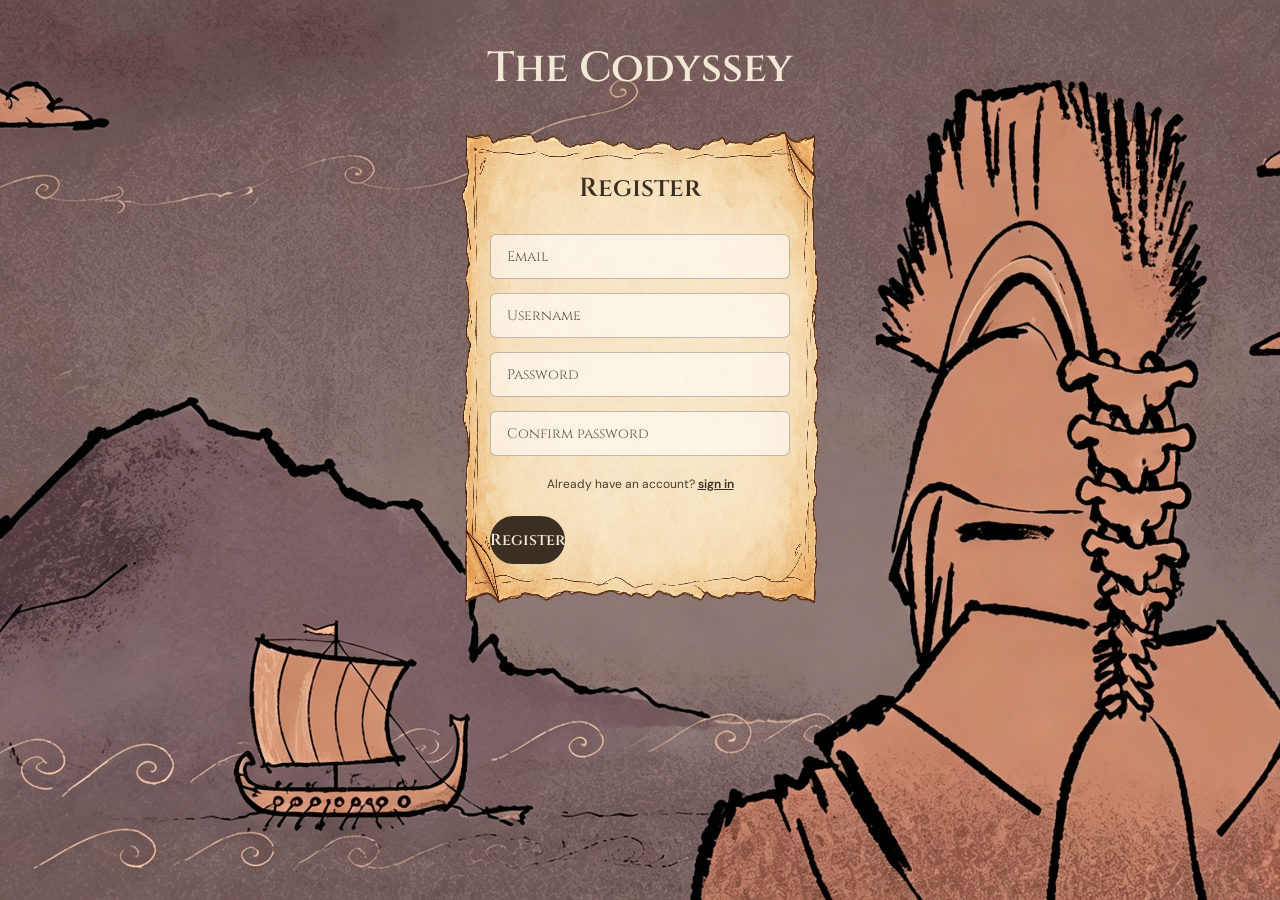
<file: register.html>
<!DOCTYPE html>
<html lang="en">
<head>
  <meta charset="UTF-8">
  <meta name="viewport" content="width=device-width, initial-scale=1.0">
  <title>The Codyssey - Register</title>

  <link rel="preconnect" href="https://fonts.googleapis.com">
  <link rel="preconnect" href="https://fonts.gstatic.com" crossorigin>
  <link href="https://fonts.googleapis.com/css2?family=Cinzel:wght@400;500;600;700&family=DM+Sans:wght@400;500;600&display=swap" rel="stylesheet">

  <link rel="stylesheet" href="register.css">
</head>
<body>

  <div class="page">
    <h1 class="brand">The Codyssey</h1>

    <div class="card">
      <div class="card-content">
        <h2 class="card-title">Register</h2>

        <form class="register-form">
          <input type="email" name="email" placeholder="Email" required>
          <input type="text" name="username" placeholder="Username" required>
          <input type="password" name="password" placeholder="Password" required>
          <input type="password" name="confirm-password" placeholder="Confirm password" required>

          <p class="signin-line">Already have an account? <a href="#">sign in</a></p>

          <a href="map.html"><button type="submit" class="register-btn">Register</button></a>
        </form>
      </div>
    </div>
  </div>

</body>
</html>
</file>
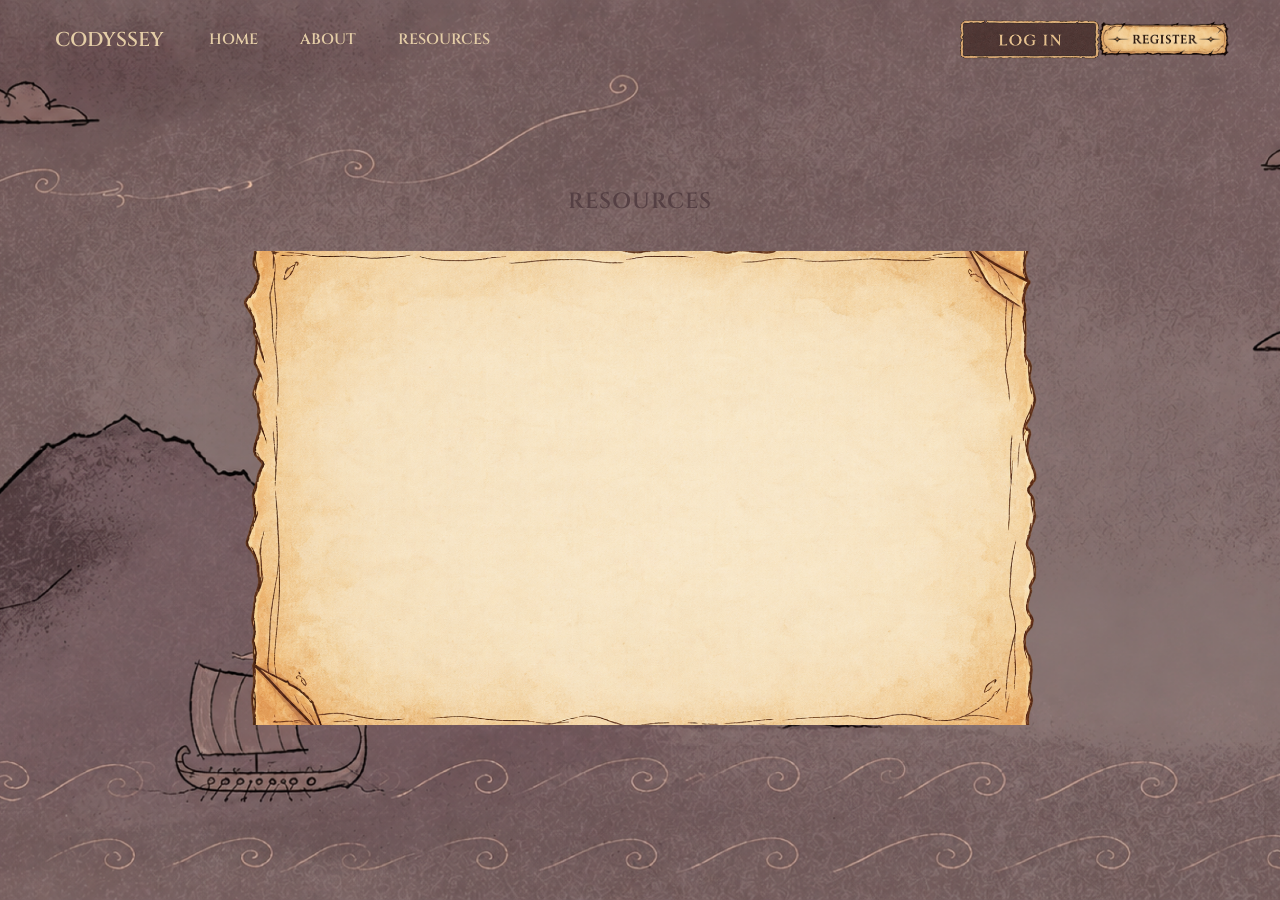
<file: resources.html>
<!DOCTYPE html>
<html lang="en">

<head>
    <meta charset="UTF-8">
    <meta name="viewport" content="width=device-width, initial-scale=1.0">

    <title>The Codyssey - Resources</title>

    <!-- Google Fonts -->
    <link rel="preconnect" href="https://fonts.googleapis.com">
    <link rel="preconnect" href="https://fonts.gstatic.com" crossorigin>

    <link
        href="https://fonts.googleapis.com/css2?family=Cinzel:wght@500;600;700&family=DM+Sans:wght@400;500;600&display=swap"
        rel="stylesheet">

    <!-- CSS -->
    <link rel="stylesheet" href="resources.css">
</head>

<body>

    <main class="resources">

        <!-- =========================
             NAVIGATION
        ========================== -->

        <nav class="navbar">

            <!-- LOGO -->
            <a href="#" class="logo">
                CODYSSEY
            </a>

            <!-- NAVIGATION LINKS -->
            <div class="nav-links">
                <a href="index.html">HOME</a>
                <a href="about_us.html">ABOUT</a>
                <a href="resources.html">RESOURCES</a>
            </div>

            <!-- LOGIN + REGISTER -->
            <div class="auth-buttons">

                <!-- LOGIN -->
                <a href="register.html" class="login-btn">
                    <img src="images/login.png" alt="Log in">
                </a>

                <!-- REGISTER -->
                <a href="#" class="register-btn">
                    <img src="images/register.png" alt="Register">
                </a>

            </div>

        </nav>


        <!-- =========================
             RESOURCES CONTENT
        ========================== -->

        <section class="resources-content">

            <!-- PARCHMENT -->
            <img
                src="images/resources-paper.png"
                alt="Ancient parchment"
                class="resources-paper"
            >

            <!-- TITLE ON PARCHMENT -->
            <div class="resources-text">
                <h1>RESOURCES</h1>
            </div>

        </section>

    </main>

</body>

</html>
</file>
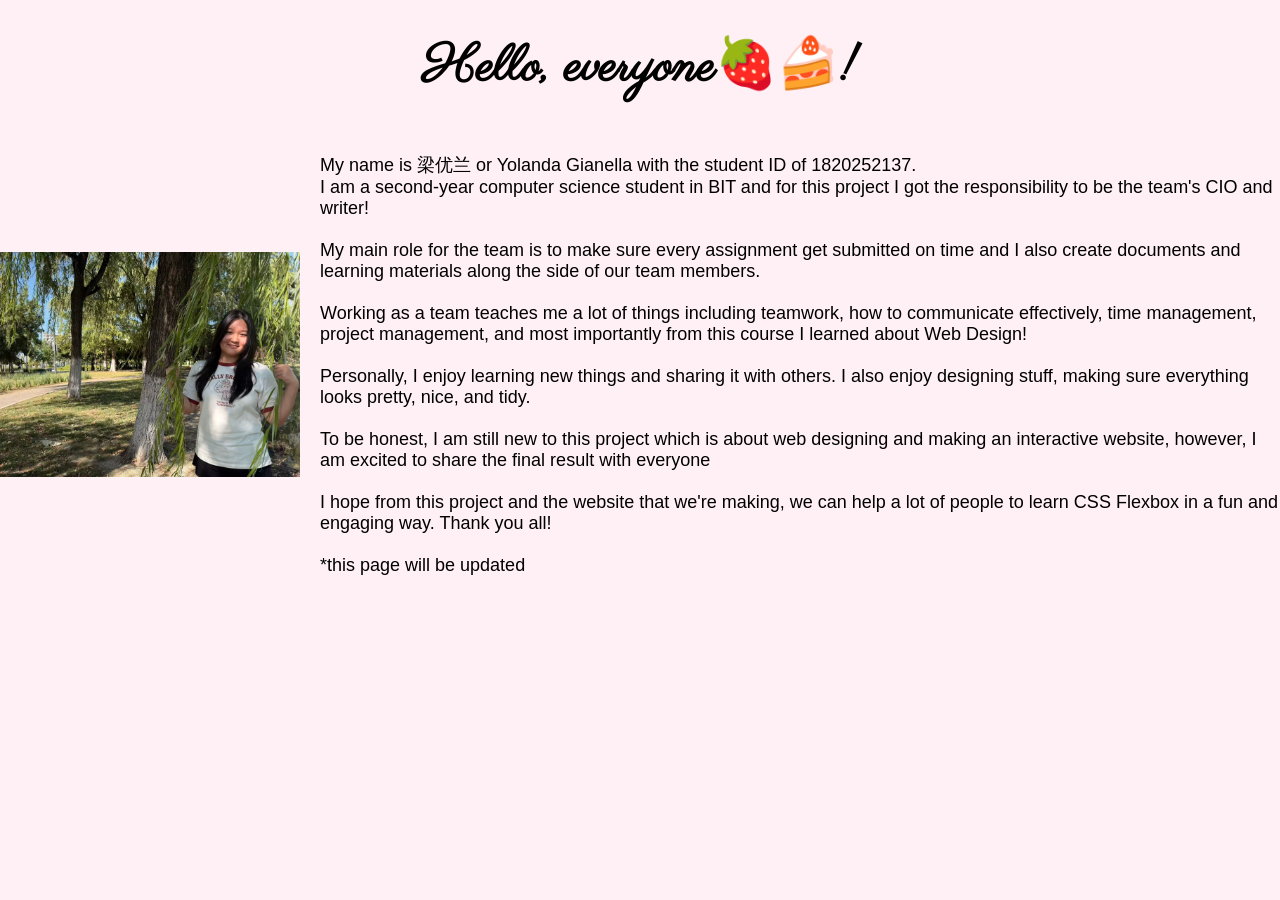
<file: yolanda.html>
<!DOCTYPE html>
<html>

<title> Yolanda's Personal Page </title>
<link rel = "stylesheet" href = "YOLANDA.css">
<link rel="preconnect" href="https://fonts.googleapis.com">
<link rel="preconnect" href="https://fonts.gstatic.com" crossorigin>
<link href="https://fonts.googleapis.com/css2?family=Parisienne&display=swap" rel="stylesheet">
<body> 
    <h1> Hello, everyone🍓🍰! </h1>

    <div class = "content"> 
            <img src = "images/photo.jpg" alt = "Photo">
    <p> My name is 梁优兰 or Yolanda Gianella with the student ID of 1820252137. <br>
        I am a second-year computer science student in BIT and for this project I got the responsibility to be the team's CIO and writer! <br><br>
	    My main role for the team is to make sure every assignment get submitted on time and I also create documents and learning materials along the side of our team members. <br><br>
	    Working as a team teaches me a lot of things including teamwork, how to communicate effectively, time management, project management, and most importantly from this course I learned about Web Design! <br><br>
	    Personally, I enjoy learning new things and sharing it with others. I also enjoy designing stuff, making sure everything looks pretty, nice, and tidy. <br><br>
        To be honest, I am still new to this project which is about web designing and making an interactive website, however, I am excited to share the final result with everyone <br><br>
        I hope from this project and the website that we're making, we can help a lot of people to learn CSS Flexbox in a fun and engaging way. Thank you all! <br><br>
        *this page will be updated
        </p>
        </div>
</body>
</html>
</file>
<file: hero.css>
/* =========================
   GENERAL
========================= */

* {
    margin: 0;
    padding: 0;
    box-sizing: border-box;
}

body {
    font-family: "DM Sans", sans-serif;
    overflow-x: hidden;
}


/* =========================
   HERO
========================= */

.hero {
    min-height: 100vh;
    width: 100%;

    background-image: url("images/background.png");
    background-size: cover;
    background-position: center;
    background-repeat: no-repeat;

    position: relative;
}


/* =========================
   RESOURCES
========================= */

.resources {
    min-height: 100vh;
    width: 100%;

    background-image: url("images/resources-background.png");
    background-size: cover;
    background-position: center;
    background-repeat: no-repeat;

    position: relative;
}



/* =========================
   NAVBAR
========================= */

.navbar {
    width: 100%;

    display: flex;
    align-items: center;

    padding: 20px 55px;

    position: relative;
    z-index: 10;
}


/* =========================
   LOGO
========================= */

.logo {
    color: #e4cda7;

    text-decoration: none;

    font-family: "Cinzel", sans-serif;
    font-size: 20px;
    font-weight: 600;

    white-space: nowrap;
}


/* =========================
   NAV LINKS
========================= */

.nav-links {
    display: flex;

    gap: 42px;

    margin-left: 45px;
}

.nav-links a {
    color: #e4cda7;

    text-decoration: none;

    font-family: "Cinzel", sans-serif;
    font-size: 15px;
    font-weight: 600;

    transition: opacity 0.2s ease;
}

.nav-links a:hover {
    color: #111;
}


/* =========================
   LOGIN + REGISTER
========================= */

.auth-buttons {
    display: flex;
    align-items: center;

    gap: 12px;

    margin-left: auto;
}


/* =========================
   LOGIN PNG
========================= */

.login-btn {
    display: block;

    width: 122px;
    height: 38px;

    position: relative;

    transition: transform 0.25s ease;
}

.login-btn img {
    display: block;

    width: 145px;
    height: auto;

    position: absolute;

    top: 50%;
    left: 50%;

    transform: translate(-50%, -50%);
}

.login-btn:hover {
    transform: translateY(-2px);
}


/* =========================
   REGISTER PNG
========================= */

.register-btn {
    display: block;

    width: 122px;
    height: 38px;

    position: relative;

    transition: transform 0.25s ease;
}

.register-btn img {
    display: block;

    width: 145px;
    height: auto;

    position: absolute;

    top: 50%;
    left: 50%;

    transform: translate(-50%, -50%);
}

.register-btn:hover {
    transform: translateY(-2px);
}


/* =========================
   RESOURCES CONTENT
========================= */

.resources-content {
    width: 100%;

    min-height: calc(100vh - 80px);

    position: relative;

    display: flex;
    justify-content: center;
    align-items: center;
}


/* =========================
   PARCHMENT
========================= */

.resources-paper {
    width: 66%;

    max-width: 1000px;

    height: auto;

    display: block;
}


/* =========================
   RESOURCES TITLE
========================= */

.resources-text {
    position: absolute;

    top: 15%;
    left: 50%;

    transform: translate(-50%, -50%);

    text-align: center;
}

.resources-text h1 {
    font-family: "Cinzel", serif;

    font-size: 22px;
    font-weight: 600;

    color: #554044;

    letter-spacing: 1px;
}


/* =========================
   HERO CONTENT
========================= */

.hero-content {
    width: 60%;

    margin-left: 4.5%;
    margin-top: 80px;

    text-align: center;

    position: relative;
    z-index: 5;
}


/* =========================
   MAIN TITLE
========================= */

.hero-content h1 {
    font-family: "Cinzel", serif;

    font-size: clamp(55px, 6vw, 90px);

    font-weight: 700;

    letter-spacing: 2px;

    color: #e4cda7;

    line-height: 1.05;

    margin-bottom: 55px;
}


/* =========================
   DESCRIPTION
========================= */

.hero-content p {
    max-width: 520px;

    margin: 0 auto 40px;

    color: #e4cda7;

    font-family: "DM Sans", sans-serif;

    font-size: 18px;
    font-weight: 500;

    line-height: 1.55;
}


/* =========================
   BEGIN ODYSSEY BUTTON
========================= */

.begin-btn {
    display: inline-block;

    width: 350px;

    transition:
        transform 0.25s ease,
        filter 0.25s ease;
}

.begin-btn img {
    display: block;

    width: 100%;
    height: auto;
}

.begin-btn:hover {
    transform: translateY(-4px);

    filter: brightness(1.08);
}

.begin-btn:active {
    transform: translateY(0);
}

/* =========================
   CUSTOM CODYSSEY CURSOR
========================= */

/* Normal cursor */
body {
    cursor: url("images/cursor.png") 5 5, auto;
}


/* Cursor when hovering over links */
a {
    cursor: url("images/cursor-pointer.png") 8 5, pointer;
}


/* Cursor when hovering over buttons */
button {
    cursor: url("images/cursor-pointer.png") 8 5, pointer;
}


/* Keep the cursor when hovering over images */
img {
    cursor: url("images/cursor.png") 5 5, auto;
}


/* =========================
   RESPONSIVE
========================= */

@media (max-width: 900px) {

    .navbar {
        padding: 25px 30px;
    }

    .nav-links {
        gap: 20px;

        margin-left: 25px;
    }

    .hero-content {
        width: 60%;

        margin-left: 3%;
    }

    .resources-paper {
        width: 80%;
    }
}


@media (max-width: 650px) {

    .navbar {
        flex-wrap: wrap;

        gap: 20px;
    }

    .nav-links {
        order: 3;

        width: 100%;

        margin-left: 0;

        justify-content: center;
    }

    .auth-buttons {
        margin-left: auto;
    }

    .hero-content {
        width: 90%;

        margin: 60px auto 0;
    }

    .hero-content h1 {
        font-size: 45px;
    }

    .hero-content p {
        font-size: 16px;
    }

    .begin-btn {
        width: 300px;

        max-width: 90%;
    }

    .resources-paper {
        width: 92%;
    }

    .resources-text h1 {
        font-size: 18px;
    }
}
</file>
<file: style_about.css>
* {
  margin: 0;
  padding: 0;
  box-sizing: border-box;
}

body {
  font-family: Arial, Helvetica, sans-serif;
  color: #333;
}

a {
  text-decoration: none;
  color: inherit;
}


/* ---------- Navbar ---------- */
.navbar {
  display: flex;
  align-items: center;
  justify-content: space-between;
  padding: 16px 32px;
  background: #7C5F63;
  font-family: 'Cinzel', serif;
}


.nav-left,
.footer-left {
  display: flex;
  align-items: center;
  gap: 10px;
}

.nav-group {
  display: flex;
  align-items: center;
  gap: 40px; /* space between logo and links */
}

.logo-text {
  font-weight: bold;
  font-size: 25px;
  color:#e4cda7
}

.nav-links {
  display: flex;
  gap: 32px;
}

.nav-links a {
  font-size: 18px;
  color: #F6D7C3;
}

a:hover {
  color: #f0eeeb;
}
.nav-buttons {
  display: flex;
  gap: 12px;
}

.btn {
  padding: 10px 22px;
  font-size: 14px;
  border-radius: 4px;
  cursor: pointer;
  border: 1px solid #ccc;
  font-family: 'Cinzel', serif;
}

.login-btn {
  background: transparent;
  color: #e4cda7;
  border: 2px solid #c9ae83;
}

.sign-btn {
  background: #e4cda7;
  color: #2d2020;
  border: 2px solid #e4cda7;
}

.login-btn:hover {
    background: #e4cda7;
    color: #2d2020;
}

.sign-btn:hover {
    background: #f0dcb9;
}

/* ---------- Hero ---------- */
.hero {
  background-image: linear-gradient(rgba(0, 0, 0, 0.2), rgba(0, 0, 0, 0.2)), url('images/Back1.png');
 background-size: cover;
 background-position: center;
  background-repeat: no-repeat;
  text-align: center;
  padding: 60px 20px;
}
.hero h1 {
  font-size: 50px;
  font-weight: 500;
  color:#e4cda7 ;
  font-family: 'Cinzel', serif;

}

/* ---------- Our Mission ---------- */
.mission {
  display: flex;
  gap: 48px;
  padding: 48px 60px;
  background:#554243;
  align-items: flex-start;
}

.mission-text {
  flex: 1.4;
}

.mission-text h2 {
  font-size: 35px;
  font-weight: 400;
  margin-bottom: 16px;
  font-family: 'Cinzel', serif;
  color: #e4cda7;
}

.mission-text p {
  font-size: 17px;
  line-height: 1.6;
   color: #e4cda7;
  max-width: 65ch;
}

.mission-image {
  flex: 1;
  min-height: 180px;
  background-image: url('images/Back_main.png');
  background-size: contain;
  background-repeat: no-repeat;
  background-position: center;
  align-self: stretch;
}

/* ---------- Meet The Team ---------- */
.team {
  background:url('images/Back3.png');
  padding: 56px 40px 72px;
  text-align: center;
}

.team h2 {
  font-size: 34px;
  color: #e4cda7;
  font-weight: 550;
  margin-bottom: 48px;
  font-family: 'Cinzel', serif;
}

.team-grid {
  display: flex;
  flex-wrap: wrap;
  justify-content: center;
  gap: 48px 64px;
  max-width: 700px;
  margin: 0 auto;
}

.member {
  display: flex;
  flex-direction: column;
  align-items: center;
  width: 100px;
  transition: transform 0.25s ease;
}

.member:hover {
  transform: scale(1.12);
}

.member-photo {
  width: 110px;
  height: 110px;
  border-radius: 50%;
  background: #d9d9d9;
  display: inline-block;
  transition: background 0.15s ease;
}


.member-info {
  margin-top: 10px;
  font-size: 15px;
  font-weight: 500;
  color: #e4cda7;
  line-height: 1.4;
  font-family: 'Cinzel', serif;
}

/* ---------- Footer ---------- */
.footer {
  display: flex;
  align-items: center;
  justify-content: space-between;
  padding: 32px 60px;
  background: #4B3031;
  color: #eee;
  min-height: 140px;
  font-family: 'Cinzel', serif;
}

.footer .logo-circle {
  background: #999;
}

.footer .logo-text {
  color: #eee;
}

.footer-links {
  display: flex;
  flex-direction: column;
  gap: 8px;
  font-size: 13px;
  color: #ddd;
}

.about-image{
    flex: 1;
  min-height: 180px;
  background-image: url('images/Nouha.png');
  background-size: contain;
  background-repeat: no-repeat;
  background-position: center;
  align-self: stretch;

}
.about-image2{
      flex: 1;
  min-height: 180px;
  background-image: url('images/Cerine.png');
  background-size: contain;
  background-repeat: no-repeat;
  background-position: center;
  align-self: stretch;
}

.Skill-photo {
  width: 110px;
  height: 110px;
  background-image: url('images/seal.png');
  background-size: contain;
  background-repeat: no-repeat;
  background-position: center;
  display: inline-block;
}
</file>
<file: challenge.css>
* {
    margin: 0;
    padding: 0;
    box-sizing: border-box;
}

html,
body {
    width: 100%;
    height: 100%;
}

body {
    font-family: "DM Sans", sans-serif;
    overflow: hidden;
    cursor: url("images/cursor.png") 5 5, auto;
}


/* =========================
   PAGE
========================= */

.challenge-page {
    width: 100vw;
    height: 100vh;

    position: relative;

    background-image: url("images/challenge-background.png");
    background-size: cover;
    background-position: center;
    background-repeat: no-repeat;

    overflow: hidden;
}


/* =========================
   LOGO
========================= */

.challenge-header {
    position: absolute;

    top: 25px;
    left: 50%;

    transform: translateX(-50%);

    display: flex;
    flex-direction: column;
    align-items: center;

    z-index: 10;
}

.logo {
    color: #e4cda7;

    font-family: "Cinzel", serif;

    font-size: 40px;
    font-weight: 600;

    letter-spacing: 2px;
    line-height: 1;
}

.logo-decoration {
    display: flex;
    align-items: center;
    justify-content: center;

    gap: 8px;

    margin-top: 10px;
}

.logo-decoration span:not(.diamond) {
    width: 85px;
    height: 1px;

    background: #c9a87e;
}

.logo-decoration .diamond {
    color: #c9a87e;
    font-size: 9px;
}


/* =========================
   MAIN COMPOSITION
========================= */

.challenge-content {
    width: 1275px;
    height: 820px;

    position: absolute;

    left: 50%;
    top: 145px;

    transform: translateX(-50%) scale(0.78);

    transform-origin: top center;
}


/* =========================
   PAPERS + TERMINAL
========================= */

.challenge-layout {
    position: absolute;

    top: -25px;
    left: 0;

    width: 1275px;

    display: flex;
    align-items: flex-start;

    gap: 55px;
}


/* =========================
   LEFT SIDE
========================= */

.challenge-left {
    width: 700px;
    flex-shrink: 0;

    display: flex;
    flex-direction: column;
}


/* =========================
   QUESTION PAPER
========================= */

.question-box {
    width: 700px;
    height: 350px;

    position: relative;
}

.question-paper {
    display: block;

    width: 700px;
    height: 350px;
}


/* QUESTION TEXT */

.question-content {
    position: absolute;

    top: 55px;
    left: 65px;
    right: 65px;

    color: #29201d;
}

.question-content h1 {
    font-family: "Cinzel", serif;

    font-size: 30px;
    font-weight: 700;

    letter-spacing: 1px;

    margin-bottom: 17px;
}

.question-content p {
    font-family: Georgia, "Times New Roman", serif;

    font-size: 17px;

    line-height: 1.5;

    max-width: 570px;

    margin-bottom: 14px;
}


/* =========================
   TERMINAL
========================= */

.terminal {
    width: 700px;
    height: 260px;

    margin-top: 12px;

    background: #251d1d;

    border: 4px solid #a17d5e;

    box-shadow:
        0 0 0 2px #30201c,
        0 5px 10px rgba(0, 0, 0, 0.35);

    color: #d8c6a8;
}


/* TERMINAL HEADER */

.terminal-header {
    width: 100%;
    height: 47px;

    display: flex;
    align-items: center;

    padding: 0 25px;

    border-bottom: 1px solid rgba(228, 205, 167, 0.3);

    font-family: "Cinzel", serif;

    font-size: 17px;

    letter-spacing: 1px;
}

.terminal-header span {
    margin-right: 10px;

    font-family: monospace;

    font-size: 19px;
}


/* TERMINAL BODY */

.terminal-body {
    height: calc(260px - 47px);

    padding: 18px 25px;

    font-family: monospace;

    font-size: 16px;
}

.terminal-placeholder {
    color: #81736b;

    margin-bottom: 12px;
}

.terminal-line {
    color: #d8c6a8;
}


/* TERMINAL CURSOR */

.terminal-cursor {
    display: inline-block;

    width: 2px;
    height: 17px;

    background: #d8c6a8;

    vertical-align: middle;

    animation: blink 1s steps(1) infinite;
}

@keyframes blink {

    0%,
    50% {
        opacity: 1;
    }

    51%,
    100% {
        opacity: 0;
    }
}


/* =========================
   RIGHT ALIGNMENT PAPER
========================= */

.challenge-right {
    width: 520px;
    flex-shrink: 0;
}

.alignment-box {
    width: 520px;
    height: 720px;

    position: relative;
}

.alignment-paper {
    display: block;

    width: 520px;
    height: 720px;
}


/* ALIGNMENT CONTENT */

.alignment-content {
    position: absolute;

    top: 55px;
    left: 55px;
    right: 55px;
}

.alignment-content h2 {
    font-family: "Cinzel", serif;

    text-align: center;

    color: #29201d;

    font-size: 22px;
    font-weight: 700;

    letter-spacing: 1px;

    margin-bottom: 27px;
}


/* PIECES */

.pieces {
    display: flex;

    flex-direction: column;

    gap: 13px;
}

.piece {
    width: 100%;
    min-height: 55px;

    display: flex;
    align-items: center;

    padding: 0 25px;

    background: rgba(239, 216, 178, 0.55);

    border: 2px solid #594333;

    border-radius: 8px;

    color: #29201d;

    font-family: Georgia, "Times New Roman", serif;

    font-size: 16px;

    box-shadow:
        0 2px 4px rgba(0, 0, 0, 0.15);
}


/* =========================
   BUTTONS
========================= */

.challenge-buttons {
    position: absolute;

    /*
        Buttons are underneath
        the terminal.

        Moved slightly UP from 635px
        to 605px.
    */

    top: 605px;
    left: 0;

    width: 700px;

    display: flex;

    align-items: center;
    justify-content: center;

    gap: 25px;
}


/* CHECK ANSWER */

.check-answer {
    display: block;

    width: 350px;
    height: 73px;

    flex-shrink: 0;

    transition:
        transform 0.25s ease,
        filter 0.25s ease;
}

.check-answer img {
    display: block;

    width: 350px;
    height: 73px;

    object-fit: contain;
}

.check-answer:hover {
    transform: translateY(-3px);

    filter: brightness(1.08);
}


/* LEAVE CHALLENGE */

.leave-challenge {
    display: block;

    width: 270px;
    height: 65px;

    flex-shrink: 0;

    transition:
        transform 0.25s ease,
        filter 0.25s ease;
}

.leave-challenge img {
    display: block;

    width: 270px;
    height: 65px;

    object-fit: contain;
}

.leave-challenge:hover {
    transform: translateY(-3px);

    filter: brightness(1.08);
}


/* =========================
   CURSOR
========================= */

a {
    cursor: url("images/cursor.png") 5 5, auto;
}


/* =========================
   RESPONSIVE SCALING
========================= */

@media (min-width: 1500px) {

    .challenge-content {
        transform: translateX(-50%) scale(0.78);
    }
}


@media (max-width: 1499px) {

    .challenge-content {
        transform: translateX(-50%) scale(0.68);
    }
}


@media (max-height: 800px) {

    .challenge-content {
        top: 120px;

        transform: translateX(-50%) scale(0.65);
    }
}


@media (max-width: 1100px) {

    .challenge-content {
        transform: translateX(-50%) scale(0.55);
    }

    .logo {
        font-size: 34px;
    }
}
</file>
<file: ithaca.css>
/* ================================
   RESET
================================ */

* {
    margin: 0;
    padding: 0;
    box-sizing: border-box;
}

html,
body {
    width: 100%;
    min-height: 100%;
}

body {
    overflow-x: hidden;
}


/* ================================
   ITHACA PAGE
================================ */

.ithaca-page {
    min-height: 100vh;
    width: 100%;

    display: flex;
    flex-direction: column;
    align-items: center;
    justify-content: center;

    position: relative;

    padding: 40px 20px;

    background-image: url("images/ithaca-background.png");
    background-size: cover;
    background-position: center;
    background-repeat: no-repeat;
}


/* ================================
   PARCHMENT
================================ */

.ithaca-paper {
    display: block;

    width: min(400px, 72vw);
    height: auto;

    position: relative;
    z-index: 2;
}


/* ================================
   RETURN TO MAP BUTTON
================================ */

.map-button {
    display: block;

    width: min(250px, 48vw);

    margin-top: -10px;

    padding: 0;

    border: none;
    background: transparent;

    cursor: url("images/cursor-pointer.png") 8 5, pointer;

    position: relative;
    z-index: 3;

    transition:
        transform 0.2s ease,
        filter 0.2s ease;
}

.map-button img {
    display: block;
    width: 100%;
    height: auto;
}


/* Hover */

.map-button:hover {
    transform: scale(1.03);
    filter: brightness(1.08);
}


/* Click */

.map-button:active {
    transform: scale(0.98);
}

body {
    width: 100%;
    height: 100%;
    overflow: hidden;

    cursor: url("images/cursor.png"), auto;
}


/* ================================
   TABLET
================================ */

@media (max-width: 900px) {

    .ithaca-page {
        padding: 30px 15px;
    }

    .ithaca-paper {
        width: min(680px, 82vw);
    }

    .map-button {
        width: min(460px, 58vw);
        margin-top: -30px;
    }
}


/* ================================
   MOBILE
================================ */

@media (max-width: 600px) {

    .ithaca-page {
        min-height: 100svh;

        padding: 25px 10px;
    }

    .ithaca-paper {
        width: 94vw;
    }

    .map-button {
        width: 72vw;
        margin-top: -15px;
    }
}


/* ================================
   VERY SMALL PHONES
================================ */

@media (max-width: 400px) {

    .ithaca-page {
        padding: 15px 5px;
    }

    .ithaca-paper {
        width: 98vw;
    }

    .map-button {
        width: 78vw;
        margin-top: -5px;
    }
}
</file>
<file: lesson.css>
* {
  margin: 0;
  padding: 0;
  box-sizing: border-box;
}

body {
  font-family: 'DM Sans', sans-serif;
  background: #6b5860;   /* fallback / example section background */
}

/* ---------- Hero ---------- */
.hero {
  position: relative;
  min-height: 240px;
  background-image: url('images/Back1.png');
  background-size: cover;
  background-position: center;
  background-repeat: no-repeat;
  display: flex;
  align-items: center;
  justify-content: center;
  padding: 24px;
}

.map-btn {
  position: absolute;
  top: 20px;
  left: 24px;
  font-family: 'Cinzel', serif;
  font-size: 14px;
  font-weight: 600;
  color: #3b2e22;
  background: #e8d5b0;
  border: none;
  border-radius: 999px;
  padding: 8px 22px;
  cursor: pointer;
  transition: transform 0.2s ease, background 0.2s ease;
}

.map-btn:hover {
  transform: translateY(-3px);
  background: #f2e2c0;
}

.lesson-count {
  position: absolute;
  top: 24px;
  right: 28px;
  font-family: 'Cinzel', serif;
  font-size: 15px;
  font-weight: 600;
  color: #f2e8d5;
  letter-spacing: 0.5px;
}

.hero-title {
  font-family: 'Cinzel', serif;
  font-size: 44px;
  font-weight: 700;
  color: #f2e8d5;
  text-align: center;
  line-height: 1.25;
}

/* ---------- Explanation (stretched parchment card) ---------- */
.explanation {
  padding: 30px 60px;
  text-align: center;
}

.explanation-img {
  width: 100%;
  max-width: 700px;   /* adjust to taste */
  height: auto;       /* keeps natural aspect ratio, no stretching */
  display: inline-block;
}

/* ---------- Example section ---------- */
.example {
  position: relative;
  background: #6b5860;
  padding: 40px 60px 80px;
  min-height: 380px;
}

.example-title {
  font-family: 'Cinzel', serif;
  font-size: 26px;
  font-weight: 600;
  color: #f2e8d5;
  margin-bottom: 24px;
}

.example-boxes {
  display: flex;
  justify-content: center;
  gap: 32px;
  flex-wrap: wrap;
}

/* ---------- Code box (typeable) ---------- */
.code-box {
  flex: 1;
  min-width: 260px;
  max-width: 400px;
  background: #3a3f4a;
  border-radius: 8px;
  overflow: hidden;
}

.code-box-header {
  font-family: 'DM Sans', sans-serif;
  font-size: 12px;
  color: #b7bec9;
  background: rgba(255, 255, 255, 0.05);
  padding: 8px 14px;
}

.code-input {
  width: 100%;
  min-height: 200px;
  background: transparent;
  border: none;
  outline: none;
  resize: vertical;
  font-family: 'Fira Code', monospace;
  font-size: 14px;
  line-height: 1.6;
  color: #e8ecf1;
  padding: 16px;
}

/* ---------- Preview box ---------- */
.preview-box {
  flex: 1;
  min-width: 260px;
  max-width: 400px;
  background: #e8d5b0;
  border-radius: 8px;
}

/* ---------- Start Challenge button ---------- */
.start-btn-wrapper {
  display: flex;
  justify-content: flex-end;
  margin-top: 40px;   /* space between the boxes and the button */
}

.start-btn {
  font-family: 'Cinzel', serif;
  font-size: 15px;
  font-weight: 600;
  color: #3b2e22;
  background: #e8d5b0;
  border: none;
  border-radius: 8px;
  padding: 14px 30px;
  cursor: pointer;
  transition: transform 0.2s ease, background 0.2s ease;
}

.start-btn:hover {
  transform: translateY(-3px);
  background: #f2e2c0;
}
</file>
<file: map.css>
* {
  margin: 0;
  padding: 0;
  box-sizing: border-box;
}

body {
font-family: 'Cinzel', serif;
  min-height: 100vh;
  background-image: url('images/Back3.png');
  background-size: cover;        /* was contain */
  background-repeat: no-repeat;
  background-position: center;
  background-attachment: fixed;  /* keeps it filling the view even if content scrolls */
}

.page {
  display: flex;
  position: relative; 
  align-items: center;
  justify-content: center;
  min-height: 100vh;
  padding: 20px;
}

/* ---------- Map card ---------- */
.map-card {
  position: relative;
  width: 900px;
  max-width: 100%;
  height: 480px;
  background-image: url('images/card.png');
  background-size: cover;      /* card.png is already landscape, so this won't distort much */
  background-position: center;
  background-repeat: no-repeat;
  display: flex;
  align-items: center;
  padding: 0 60px;
}

/* ---------- Logout button ---------- */
.logout-btn {
  position: absolute;
  top: 24px;
  font-family: 'Cinzel', serif;
  right: 24px;
  font-size: 14px;
  padding: 10px 22px;
  cursor: pointer;
  font-weight: 600;
  border-radius: 20px;
  transition: background 0.2s ease;
    background: #e4cda7;
  color: #2d2020;
  border: 2px solid #e4cda7;
}

.logout-btn:hover {
 background: #f0dcb9;}

/* ---------- Path / stops row ---------- */
.path {
  position: relative;
  width: 100%;
  display: flex;
  align-items: center;
  justify-content: space-between;
}

.dashed-line {
  position: absolute;
  top: 40px;              /* aligns roughly through the middle of the seals */
  left: 0;
  right: 0;
  border-top: 3px dashed rgba(59, 46, 34, 0.55);
  z-index: 0;
}

.stop {
  position: relative;
  z-index: 1;
  display: flex;
  flex-direction: column;
  align-items: center;
  text-decoration: none;
  transition: transform 0.25s ease;
}

.stop:hover {
  transform: translateY(-10px);
}

.stop-seal {
  width: 80px;
  height: 80px;
  object-fit: contain;
  filter: drop-shadow(0 4px 6px rgba(0, 0, 0, 0.35));
}

.stop-label {
  font-family: 'Cinzel', serif;
  font-size: 14px;
  font-weight: 600;
  color: #3b2e22;
  margin-top: 8px;
  text-align: center;
}

/* ---------- Locked state (add class="stop locked" later once progression logic exists) ---------- */
.stop.locked {
  pointer-events: none;
}

.stop.locked .stop-seal {
  filter: grayscale(100%) opacity(0.5);
}

.stop.locked .stop-label {
  color: #7a6f63;
}
</file>
<file: register.css>
* {
  margin: 0;
  padding: 0;
  box-sizing: border-box;
}

body {
  font-family: 'DM Sans', sans-serif;
  min-height: 100vh;
  background-image: url('images/Back_main.png');
  background-size: cover;        /* was contain */
  background-repeat: no-repeat;
  background-position: center;
  background-attachment: fixed;  /* keeps it filling the view even if content scrolls */
}


.page {
  display: flex;
  flex-direction: column;
  align-items: center;
  justify-content: center;   /* centers everything vertically */
  padding: 40px;
}

.brand {
  font-family: 'Cinzel', serif;
  font-size: 42px;
  font-weight: 600;
  color: #f2e8d5;
  margin-bottom: 10px;
  text-align: center;
}

/* ---------- Card ---------- */
.card {
  width: 380px;
  min-height: 520px;
  background-image: url('images/card.png');
  background-size: 100% 100%;   /* stretches to fill the tall card shape */
  background-repeat: no-repeat;
  display: flex;
  align-items: center;
  justify-content: center;
  padding: 60px 30px;
}

.card-content {
  width: 100%;
  max-width: 300px;
}

.card-title {
  font-family: 'Cinzel', serif;
  font-size: 26px;
  font-weight: 600;
  color: #3b2e22;
  text-align: center;
  margin-bottom: 28px;
}

/* ---------- Form ---------- */
.register-form {
  display: flex;
  flex-direction: column;
  gap: 14px;
}

.register-form input {
  font-family: 'Cinzel', sans-serif;
  font-size: 14px;
  padding: 12px 16px;
  border: 1px solid rgba(59, 46, 34, 0.3);
  border-radius: 6px;
  background: rgba(255, 255, 255, 0.55);
  color: #3b2e22;
  outline: none;
}

.register-form input::placeholder {
  color: #6b5a47;
}

.register-form input:focus {
  border-color: #6b5a47;
  background: rgba(255, 255, 255, 0.8);
}

.signin-line {
  font-size: 12px;
  color: #4a3b2c;
  text-align: center;
  margin-top: 6px;
}

.signin-line a {
  color: #3b2e22;
  font-weight: 600;
  text-decoration: underline;
}

.register-btn {
  font-family: 'Cinzel', serif;
  font-size: 16px;
  font-weight: 600;
  color: #f2e8d5;
  background: #3b2e22;
  border: none;
  border-radius: 999px;   /* rounded/pill corners */
  padding: 13px 0;
  margin-top: 10px;
  cursor: pointer;
  transition: background 0.2s ease;
}

.register-btn:hover {
  background: #4f3d2c;
}
</file>
<file: resources.css>
/* =========================
   GENERAL
========================= */

* {
    margin: 0;
    padding: 0;
    box-sizing: border-box;
}

body {
    font-family: "DM Sans", sans-serif;
    overflow-x: hidden;
}


/* =========================
   HERO
========================= */

.hero {
    min-height: 100vh;
    width: 100%;

    background-image: url("images/background.png");
    background-size: cover;
    background-position: center;
    background-repeat: no-repeat;

    position: relative;
}


/* =========================
   RESOURCES
========================= */

.resources {
    min-height: 100vh;
    width: 100%;

    background-image: url("images/resources-background.png");
    background-size: cover;
    background-position: center;
    background-repeat: no-repeat;

    position: relative;
}



/* =========================
   NAVBAR
========================= */

.navbar {
    width: 100%;

    display: flex;
    align-items: center;

    padding: 20px 55px;

    position: relative;
    z-index: 10;
}


/* =========================
   LOGO
========================= */

.logo {
    color: #e4cda7;

    text-decoration: none;

    font-family: "Cinzel", sans-serif;
    font-size: 20px;
    font-weight: 600;

    white-space: nowrap;
}


/* =========================
   NAV LINKS
========================= */

.nav-links {
    display: flex;

    gap: 42px;

    margin-left: 45px;
}

.nav-links a {
    color: #e4cda7;

    text-decoration: none;

    font-family: "Cinzel", sans-serif;
    font-size: 15px;
    font-weight: 600;

    transition: opacity 0.2s ease;
}

.nav-links a:hover {
    color: #111;
}


/* =========================
   LOGIN + REGISTER
========================= */

.auth-buttons {
    display: flex;
    align-items: center;

    gap: 12px;

    margin-left: auto;
}


/* =========================
   LOGIN PNG
========================= */

.login-btn {
    display: block;

    width: 122px;
    height: 38px;

    position: relative;

    transition: transform 0.25s ease;
}

.login-btn img {
    display: block;

    width: 145px;
    height: auto;

    position: absolute;

    top: 50%;
    left: 50%;

    transform: translate(-50%, -50%);
}

.login-btn:hover {
    transform: translateY(-2px);
}


/* =========================
   REGISTER PNG
========================= */

.register-btn {
    display: block;

    width: 122px;
    height: 38px;

    position: relative;

    transition: transform 0.25s ease;
}

.register-btn img {
    display: block;

    width: 145px;
    height: auto;

    position: absolute;

    top: 50%;
    left: 50%;

    transform: translate(-50%, -50%);
}

.register-btn:hover {
    transform: translateY(-2px);
}


/* =========================
   RESOURCES CONTENT
========================= */

.resources-content {
    width: 100%;

    min-height: calc(100vh - 80px);

    position: relative;

    display: flex;
    justify-content: center;
    align-items: center;
}


/* =========================
   PARCHMENT
========================= */

.resources-paper {
    width: 66%;

    max-width: 1000px;

    height: auto;

    display: block;
}


/* =========================
   RESOURCES TITLE
========================= */

.resources-text {
    position: absolute;

    top: 15%;
    left: 50%;

    transform: translate(-50%, -50%);

    text-align: center;
}

.resources-text h1 {
    font-family: "Cinzel", serif;

    font-size: 22px;
    font-weight: 600;

    color: #554044;

    letter-spacing: 1px;
}

/* =========================
   CUSTOM CODYSSEY CURSOR
========================= */

/* Normal cursor */
body {
    cursor: url("images/cursor.png") 5 5, auto;
}


/* Cursor when hovering over links */
a {
    cursor: url("images/cursor-pointer.png") 8 5, pointer;
}


/* Cursor when hovering over buttons */
button {
    cursor: url("images/cursor-pointer.png") 8 5, pointer;
}


/* Keep the cursor when hovering over images */
img {
    cursor: url("images/cursor.png") 5 5, auto;
}


/* =========================
   RESPONSIVE
========================= */

@media (max-width: 900px) {

    .navbar {
        padding: 25px 30px;
    }

    .nav-links {
        gap: 20px;

        margin-left: 25px;
    }

    .hero-content {
        width: 60%;

        margin-left: 3%;
    }

    .resources-paper {
        width: 80%;
    }
}


@media (max-width: 650px) {

    .navbar {
        flex-wrap: wrap;

        gap: 20px;
    }

    .nav-links {
        order: 3;

        width: 100%;

        margin-left: 0;

        justify-content: center;
    }

    .auth-buttons {
        margin-left: auto;
    }

    .hero-content {
        width: 90%;

        margin: 60px auto 0;
    }

    .hero-content h1 {
        font-size: 45px;
    }

    .hero-content p {
        font-size: 16px;
    }

    .begin-btn {
        width: 300px;

        max-width: 90%;
    }

    .resources-paper {
        width: 92%;
    }

    .resources-text h1 {
        font-size: 18px;
    }
}
</file>
<file: YOLANDA.css>
body {
    margin: 0;
    background-color: #FFF0F5 ;
}

p {
    font-family: Arial, sans-serif;
    font-size: 15px;
}

h1 {
    font-family: Parisienne;
     font-size: 50px;
     text-align: center;
}

.content {
    display: flex;
    align-items: center;
    gap: 20px;
}

.content img {
    width: 300px;
    height: auto;
}

.content p {
    font-size: 18px;
}
</file>
